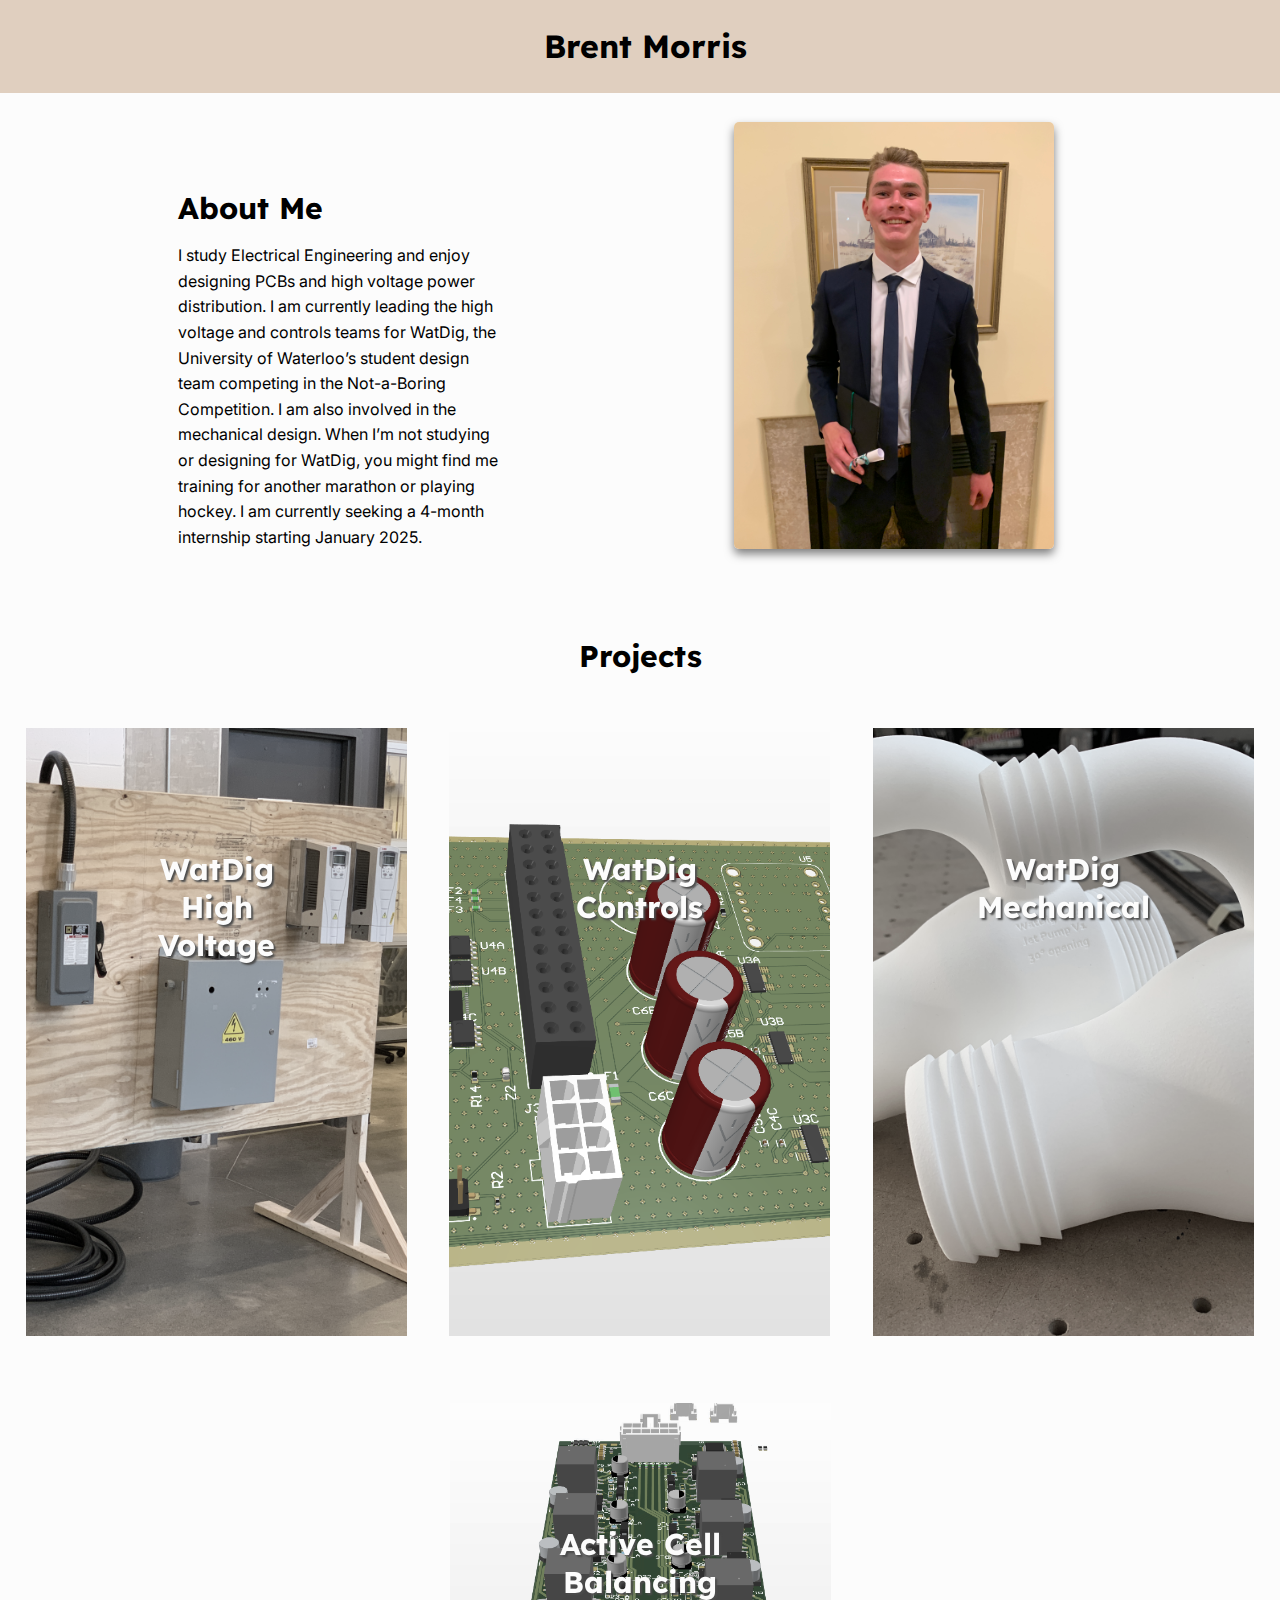
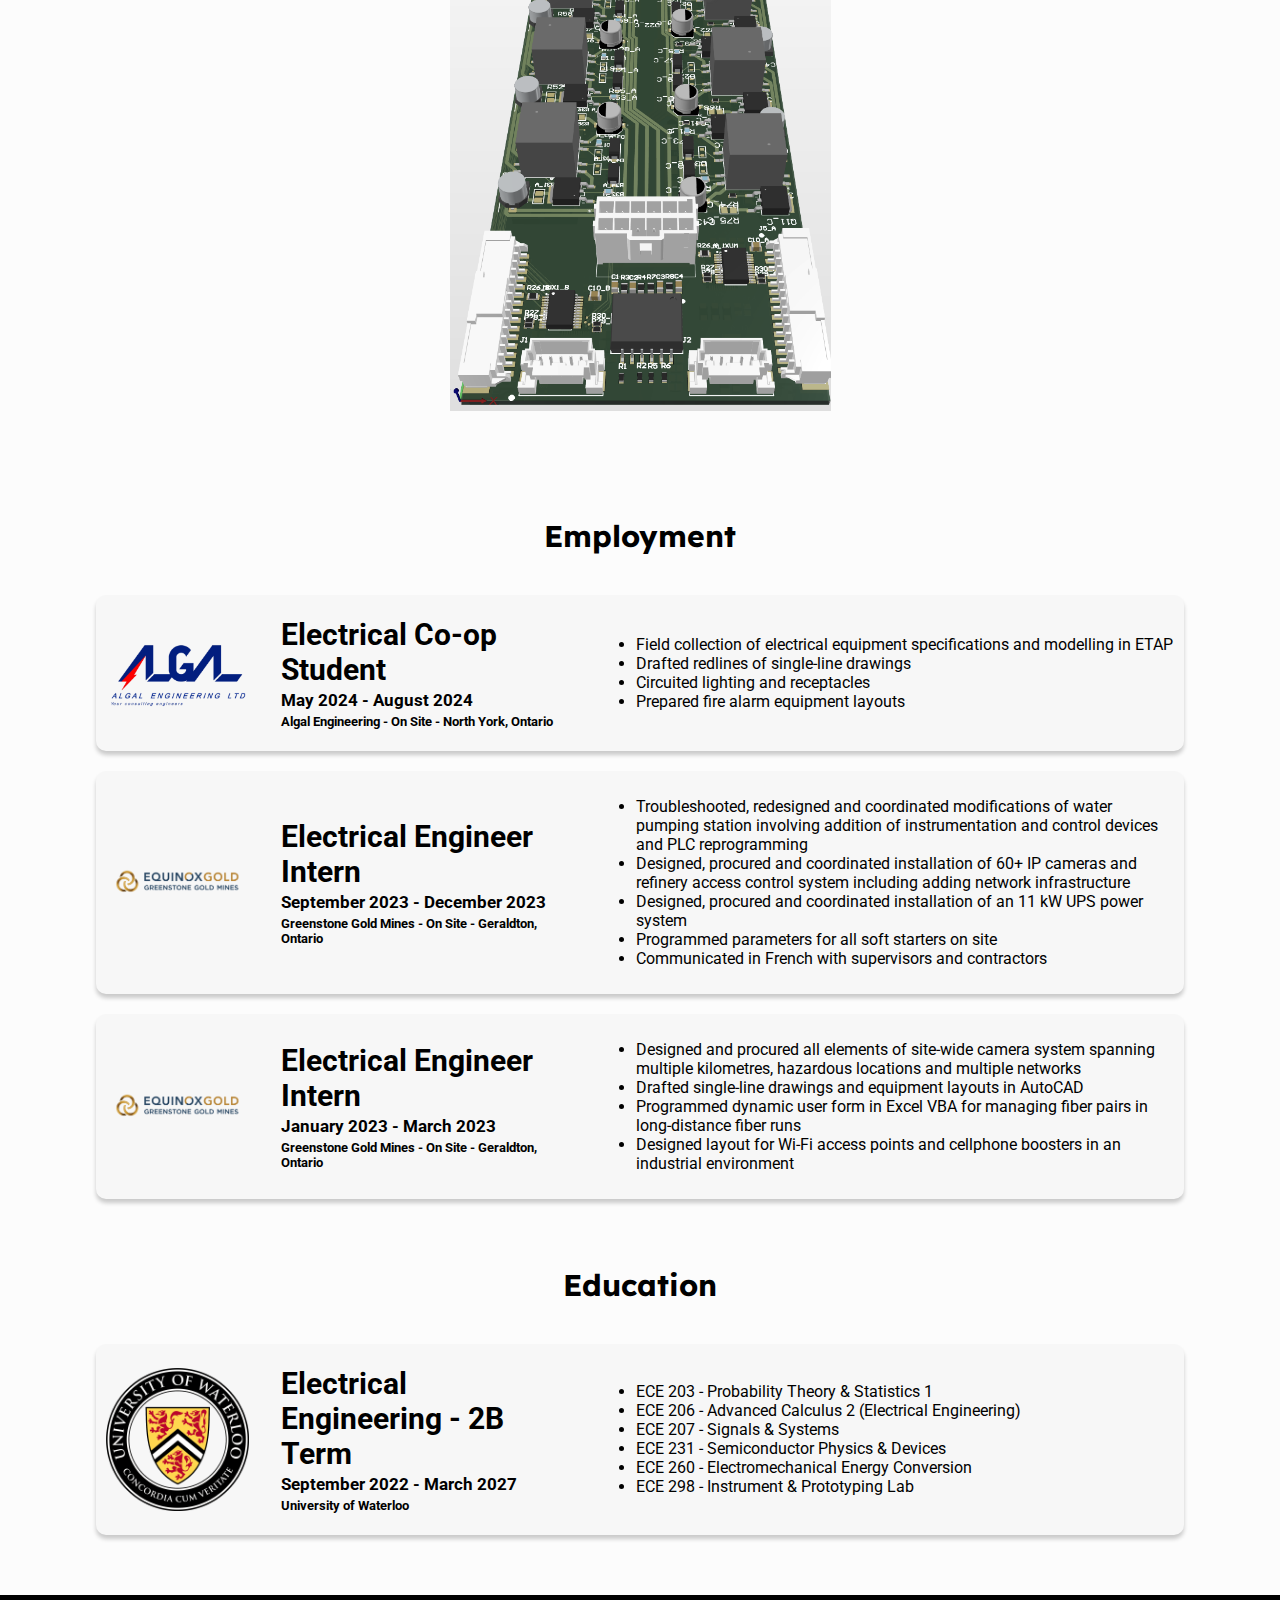
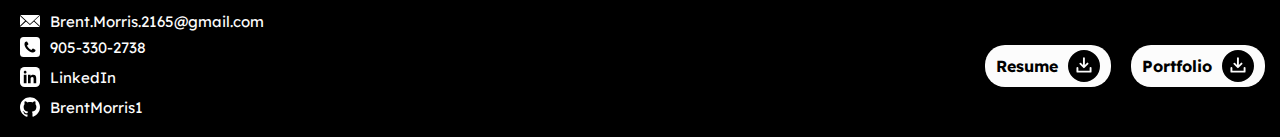
<file: index.html>
<!DOCTYPE html>
<html lang="en">
<head>
    <meta charset="UTF-8">
    <meta name="viewport" content="width=device-width, initial-scale=1.0">
    <title>Brent Morris Portfolio</title>
    <link rel="icon" href="images/tan-color.png" type="image/x-icon">
    <link rel="preconnect" href="https://fonts.googleapis.com"> <!--Google fonts import stuff-->
    <link rel="preconnect" href="https://fonts.gstatic.com" crossorigin> <!--Google fonts import stuff-->
    <link href="https://fonts.googleapis.com/css2?family=Inter:ital,opsz,wght@0,14..32,100..900;1,14..32,100..900&family=Lexend+Deca:wght@100..900&family=Roboto:ital,wght@0,100;0,300;0,400;0,500;0,700;0,900;1,100;1,300;1,400;1,500;1,700;1,900&display=swap" rel="stylesheet"> <!-- Google fonts import inter, Roboto and lexand deca-->
    <link rel="stylesheet" href="styles.css"> <!-- says what css (cascading style sheet to use) -->
</head>
<body>
    <div id="header"> </div> <!--Need to declare the location where this stickey-header script will insert the header-->
    <!-- for sticky header on scroll functionality-->
    <script src="sticky-header.js"></script> <!-- Link to the JavaScript file -->
    
    <main id="top">
        <section class="aboutme">

            <!-- Text box element-->
            <div class="aboutme-text">
                <h3> About Me</h3>
                <p> I study Electrical Engineering and enjoy
                   designing PCBs and high voltage power distribution. I am currently leading the high voltage and controls teams for WatDig, 
                   the University of Waterloo’s student design team competing in the Not-a-Boring Competition. I am also involved in the mechanical design.
                    When I’m not studying or designing for WatDig, you might find me training for another marathon or playing hockey.
                    I am currently seeking a 4-month internship starting January 2025.
                </p>
            </div>

            <!-- Portrait photo element-->
            <div class="aboutme-img">
                <img src="images/Brent Headshot 2022.JPG" alt="Portrait" class="photo">
            </div>
        </section>

        <!--Provides padding arround projects slider-->
        <section class="Projects-pannel">
            <h1> Projects</h1>
        <!-- infinite slider-->
        <div class="container"> 

              <div class="slide slide1"><a href="WatDig High Voltage.html">
                <div class="proj-img">
                    <h1>WatDig High Voltage</h1>
                    <img src="images/480VAC Distribution.JPG" alt="Portrait" class="proj-photo">
                </div>
              </a>
              </div>

              <div class="slide slide2"><a href="WatDig Controls.html">
                <div class="proj-img">
                    <h1>WatDig Controls</h1>
                    <img src="images/Below Ground Sensor Board.png" alt="Portrait" class="proj-photo">
                </div>
              </a>
              </div>
              
              <div class="slide slide3"><a href="WatDig Mechanical.html">
                <div class="proj-img">
                    <h1>WatDig Mechanical</h1>
                    <img src="images/Jet Pump Side.JPG" alt="Portrait" class="proj-photo">
                </div>
              </a>
              </div>

                  <!--first project slide-->
                  <div class="slide slide4"><a href="Active-AMS.html">
                    <div class="proj-img">
                        <h1>Active Cell Balancing</h1>
                        <img src="images/Active AMS 3D.png" alt="Portrait" class="proj-photo">
                    </div>
                  </a>
                  </div>

            </div>
          </section>

          <div class="employment-centering">

          <Section class="employment-or-school">
            <h1>Employment</h1>

            <div class="grid-container">
              
              <!-- Algal Engineering-->
               <div class="row-container">
              <div class="grid-logo">
                <img src="images/Algal logo transparent.png" alt="Portrait" class="work-logo">
              </div>
              <div class="grid-job-title">
                <h2>Electrical Co-op Student</h2>
                <h3> May 2024 - August 2024 </h3> 
                <h4>Algal Engineering - On Site - North York, Ontario</h4>
              </div>

              <div class="grid-job-discription">
                <ul>
                  <li>Field collection of electrical equipment specifications and modelling in ETAP</li>
                  <li>Drafted redlines of single-line drawings</li>
                  <li>Circuited lighting and receptacles</li>
                  <li>Prepared fire alarm equipment layouts</li>
                </ul>
              </div>
            </div>

              <!-- Greentone Mine Fall Term -->
              <div class="row-container">
              <div class="grid-logo">
                <img src="images/Greenstone.png" alt="Portrait" class="work-logo">
              </div>
              <div class="grid-job-title">
                <h2> Electrical Engineer Intern</h2>
                <h3>September 2023 - December 2023</h3>
                <h4>Greenstone Gold Mines - On Site - Geraldton, Ontario</h4>
              </div>
              <div class="grid-job-discription">
                <ul>
                  <li>Troubleshooted, redesigned and coordinated modifications of water pumping station involving
                    addition of instrumentation and control devices and PLC reprogramming</li>
                  <li>Designed, procured and coordinated installation of 60+ IP cameras and refinery access control
                    system including adding network infrastructure</li>
                  <li>Designed, procured and coordinated installation of an 11 kW UPS power system</li>
                  <li>Programmed parameters for all soft starters on site</li>
                  <li>Communicated in French with supervisors and contractors</li>
                </ul>
              </div>
            </div>

              <!-- Greentone Mine Winter Term -->
              <div class="row-container"> 
              <div class="grid-logo"><img src="images/Greenstone.png" alt="Portrait" class="work-logo"></div>
              <div class="grid-job-title">
                <h2> Electrical Engineer Intern</h2>
                <h3>January 2023 - March 2023</h3>
                <h4>Greenstone Gold Mines - On Site - Geraldton, Ontario</h4>
              </div>
              <div class="grid-job-discription"><ul>
                <li>Designed and procured all elements of site-wide camera system spanning multiple kilometres, hazardous locations and multiple networks</li>

                <li>Drafted single-line drawings and equipment layouts in AutoCAD</li>

                <li>Programmed dynamic user form in Excel VBA for managing fiber pairs in long-distance fiber runs</li>

                <li>Designed layout for Wi-Fi access points and cellphone boosters in an industrial environment</li>
              </ul> </div>
          </div>
        </div>
          <!-- End of the employment grid-->

        <!-- Education section-->  
        </Section>
          <Section class="employment-or-school">
            <h1>Education</h1>

            <div class="grid-container">
              
              <!-- Waterloo Engineering-->
              <div class="row-container">
              <div class="grid-logo">
                <img src="images/Uwaterloo logo.png" alt="Portrait" class="work-logo">
              </div>
              <div class="grid-job-title">
                <h2>Electrical Engineering - 2B Term</h2>
                <h3> September 2022 - March 2027 </h3> 
                <h4>University of Waterloo</h4>
              </div>

              <div class="grid-job-discription">
                <ul>
                  <li>ECE 203 - Probability Theory & Statistics 1</li>
                  <li>ECE 206 - Advanced Calculus 2 (Electrical Engineering)</li>
                  <li>ECE 207 - Signals & Systems</li>
                  <li>ECE 231 - Semiconductor Physics & Devices</li>
                  <li>ECE 260 - Electromechanical Energy Conversion</li>
                  <li>ECE 298 - Instrument & Prototyping Lab</li>
                </ul>
              </div>
              </div>

          </div>
          <!-- End of the education grid-->

          <!-- some whitespace before the footer-->
          <div style="margin: 60px"></div>

          </Section>
        </div>

    </main>


</body>

<!--Include footer from footer.html-->
<div id="footer"></div>
<script>
    fetch('Footer.html')
        .then(response => response.text())
        .then(data => {
            document.getElementById('footer').innerHTML = data;
        });
</script>

</html>
</file>
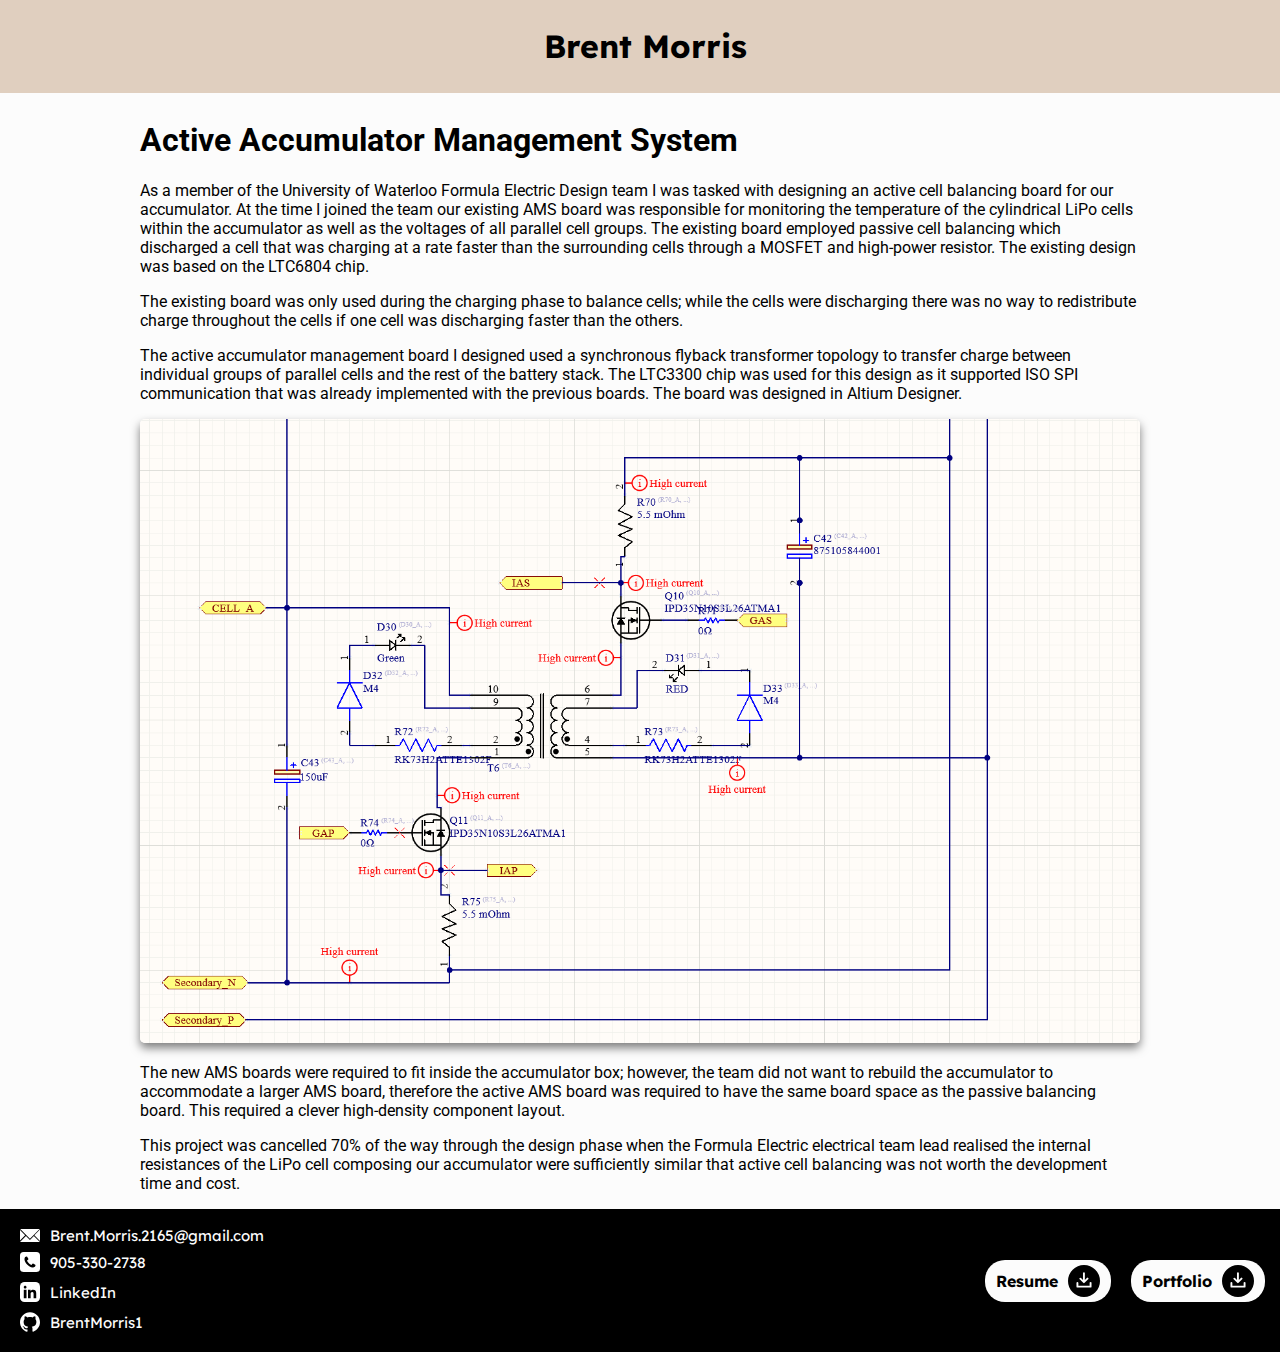
<file: Active-AMS.html>
<!DOCTYPE html>
<html lang="en">
<head>
    <meta charset="UTF-8">
    <meta name="viewport" content="width=device-width, initial-scale=1.0">
    <title>Active-AMS</title>
    <link rel="icon" href="images/tan-color.png" type="image/x-icon">
    <link rel="stylesheet" href="styles.css"> <!-- Link to your main CSS file -->
</head>
<body>
    
    <div id="header"> </div> <!--Need to declare the location where this stickey-header script will insert the header-->
    <!-- for sticky header on scroll functionality-->
    <script src="sticky-header.js"></script> <!-- Link to the JavaScript file -->

    <main>
      <div class="proj-content-centering">
        <section class="project-content">
          <h1>Active Accumulator Management System</h1>
          <p>As a member of the University of Waterloo Formula Electric Design team I was tasked with designing an active
             cell balancing board for our accumulator. At the time I joined the team our existing AMS board was
              responsible for monitoring the temperature of the cylindrical LiPo cells within the accumulator as well 
              as the voltages of all parallel cell groups. The existing board employed passive cell balancing which discharged a cell 
              that was charging at a rate faster than the surrounding cells through a MOSFET and high-power resistor. 
              The existing design was based on the LTC6804 chip.</p>

            <p>The existing board was only used during the charging phase to balance cells; while the cells were 
                discharging there was no way to redistribute charge throughout the cells if one cell was discharging 
                faster than the others.</p>

            <p>The active accumulator management board I designed used a synchronous flyback transformer topology to transfer
               charge between individual groups of parallel cells and the rest of the battery stack. The LTC3300 chip
                was used for this design as it supported ISO SPI communication that was already implemented with
                 the previous boards. The board was designed in Altium Designer.</p>

                 <img src="images/Active-AMS-Schmatic.png" alt="Portrait" class="photo">

            <p>The new AMS boards were required to fit inside the accumulator box; however, the team did not want to rebuild the
               accumulator to accommodate a larger AMS board, therefore the active AMS board was required to have
                the same board space as the passive balancing board. This required a clever high-density component layout.</p>

            <p>This project was cancelled 70% of the way through the design phase when the Formula Electric electrical
               team lead realised the internal resistances of the LiPo cell composing our accumulator were
                sufficiently similar that active cell balancing was not worth the development time and cost.</p>
          <!-- Add more detailed content for the project -->
      </section>
      </div>
        
    </main>
    <!-- for sticky header on scroll functionality-->
    <!-- Sticky header script breaks return home link on project pages-->

    <!--Include footer from footer.html-->
<div id="footer"></div>
<script>
    fetch('Footer.html')
        .then(response => response.text())
        .then(data => {
            document.getElementById('footer').innerHTML = data;
        });
</script>

</body>
</html>
</file>
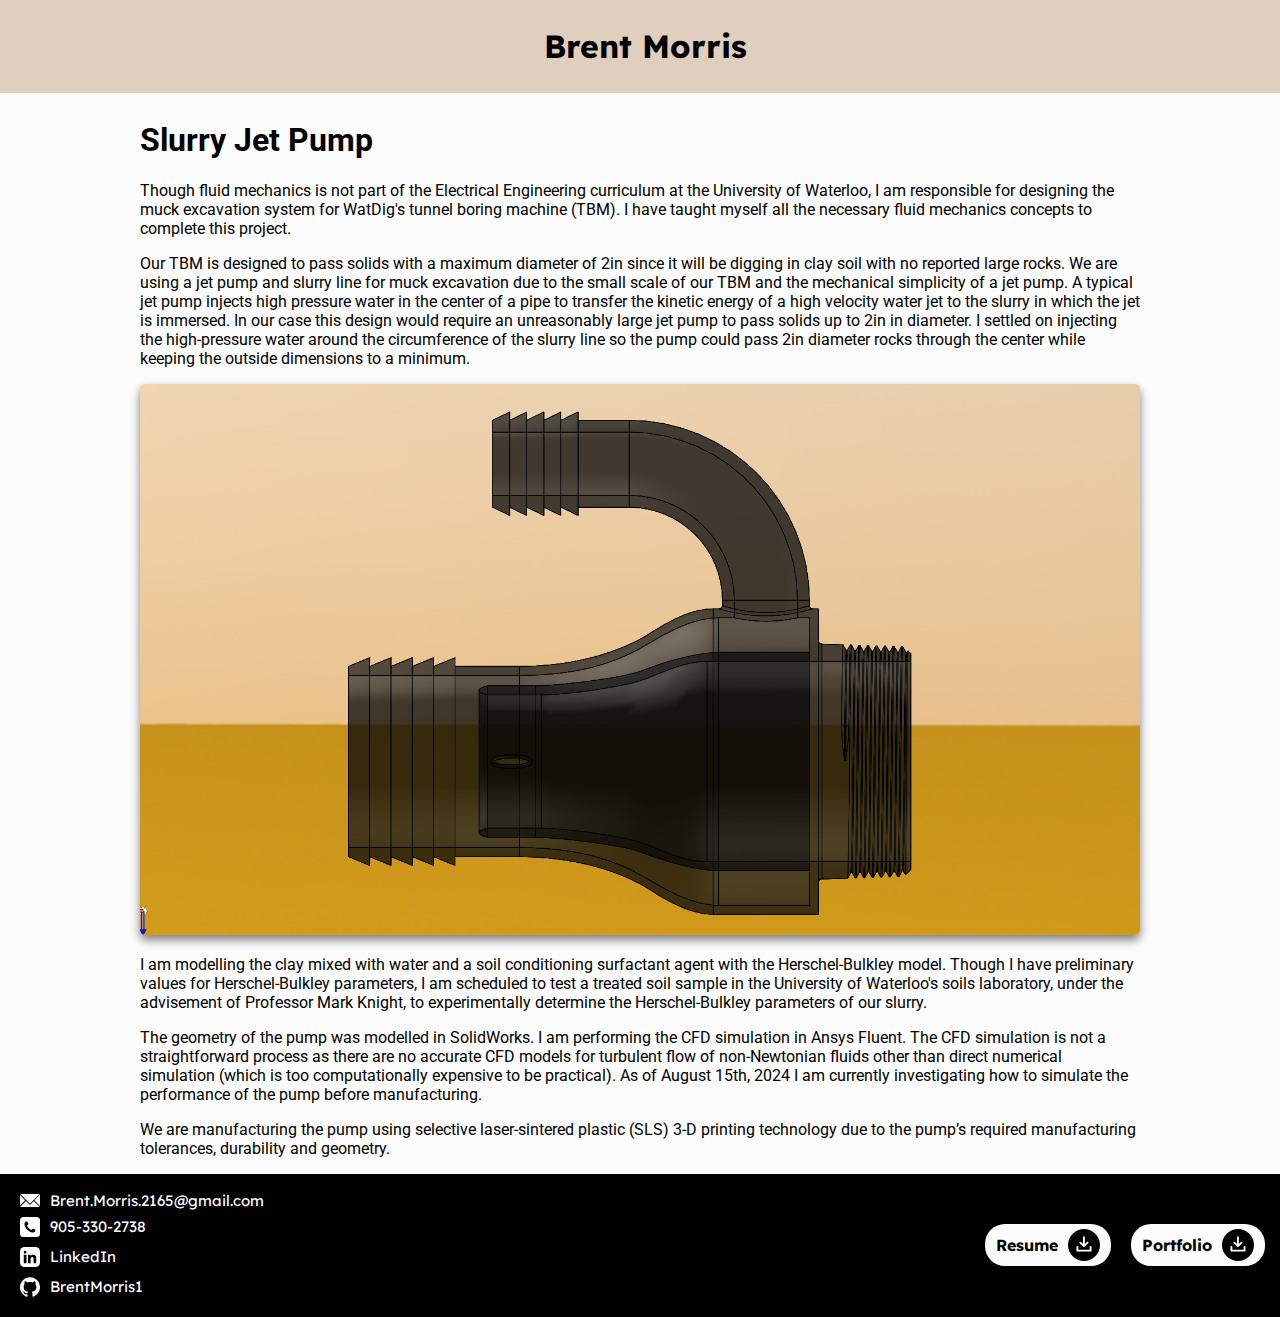
<file: Jet-Pump.html>
<!DOCTYPE html>
<html lang="en">
<head>
    <meta charset="UTF-8">
    <meta name="viewport" content="width=device-width, initial-scale=1.0">
    <title>Jet Pump</title>
    <link rel="icon" href="images/tan-color.png" type="image/x-icon">
    <link rel="stylesheet" href="styles.css"> <!-- Link to your main CSS file -->
</head>
<body>
  <div id="header"> </div> <!--Need to declare the location where this stickey-header script will insert the header-->
  <!-- for sticky header on scroll functionality-->
  <script src="sticky-header.js"></script> <!-- Link to the JavaScript file -->

    <main>
      <div class="proj-content-centering">
        <!-- Your content here -->
         <section class="project-content">
            <h1>Slurry Jet Pump</h1>
            <p> Though fluid mechanics is not part of the Electrical Engineering curriculum at the University of Waterloo,
             I am responsible for designing the muck excavation system for WatDig's tunnel boring machine (TBM). I have
            taught myself all the necessary fluid mechanics concepts to complete this project.</p>
            
            <p>Our TBM is designed to pass solids with a maximum diameter of 2in since it will be digging in clay soil 
              with no reported large rocks. We are using a jet pump and slurry line for muck excavation due to the small 
              scale of our TBM and the mechanical simplicity of a jet pump. A typical jet pump injects high pressure 
              water in the center of a pipe to transfer the kinetic energy of a high velocity water jet to the slurry 
              in which the jet is immersed. 
            In our case this design would require an unreasonably large jet pump to pass solids up to 2in in diameter. 
            I settled on injecting the high-pressure water around the circumference of the slurry line so the pump 
            could pass 2in diameter rocks through the center while keeping the outside dimensions to a minimum.</p>
            <img src="images/Jet pump cross section.png" alt="Portrait" class="photo">

            <p>I am modelling the clay mixed with water and a soil conditioning surfactant agent with the Herschel-Bulkley model.
              Though I have preliminary values for Herschel-Bulkley parameters, I am scheduled to test a treated soil sample
              in the University of Waterloo's soils laboratory, under the advisement of Professor Mark Knight, to experimentally 
              determine the Herschel-Bulkley parameters of our slurry.</p>

              <p>The geometry of the pump was modelled in SolidWorks. I am performing the CFD simulation in Ansys Fluent.
                 The CFD simulation is not a straightforward process as there are no accurate CFD models for turbulent flow
                  of non-Newtonian fluids other than direct numerical simulation (which is too computationally expensive to be practical). 
                  As of August 15th, 2024 I am currently investigating how to simulate the performance of the pump before 
                  manufacturing.</p>

            <p>We are manufacturing the pump using selective laser-sintered plastic (SLS) 3-D printing technology due to the pump’s
               required manufacturing tolerances, durability and geometry.</p>
            <!-- Add more detailed content for the project -->
        </section>
      </div>
        
    </main>
    <!-- for sticky header on scroll functionality-->
    <!-- Sticky header script breaks return home link on project pages-->

    <!--Include footer from footer.html-->
<div id="footer"></div>
<script>
    fetch('Footer.html')
        .then(response => response.text())
        .then(data => {
            document.getElementById('footer').innerHTML = data;
        });
</script>
</body>
</html>
</file>
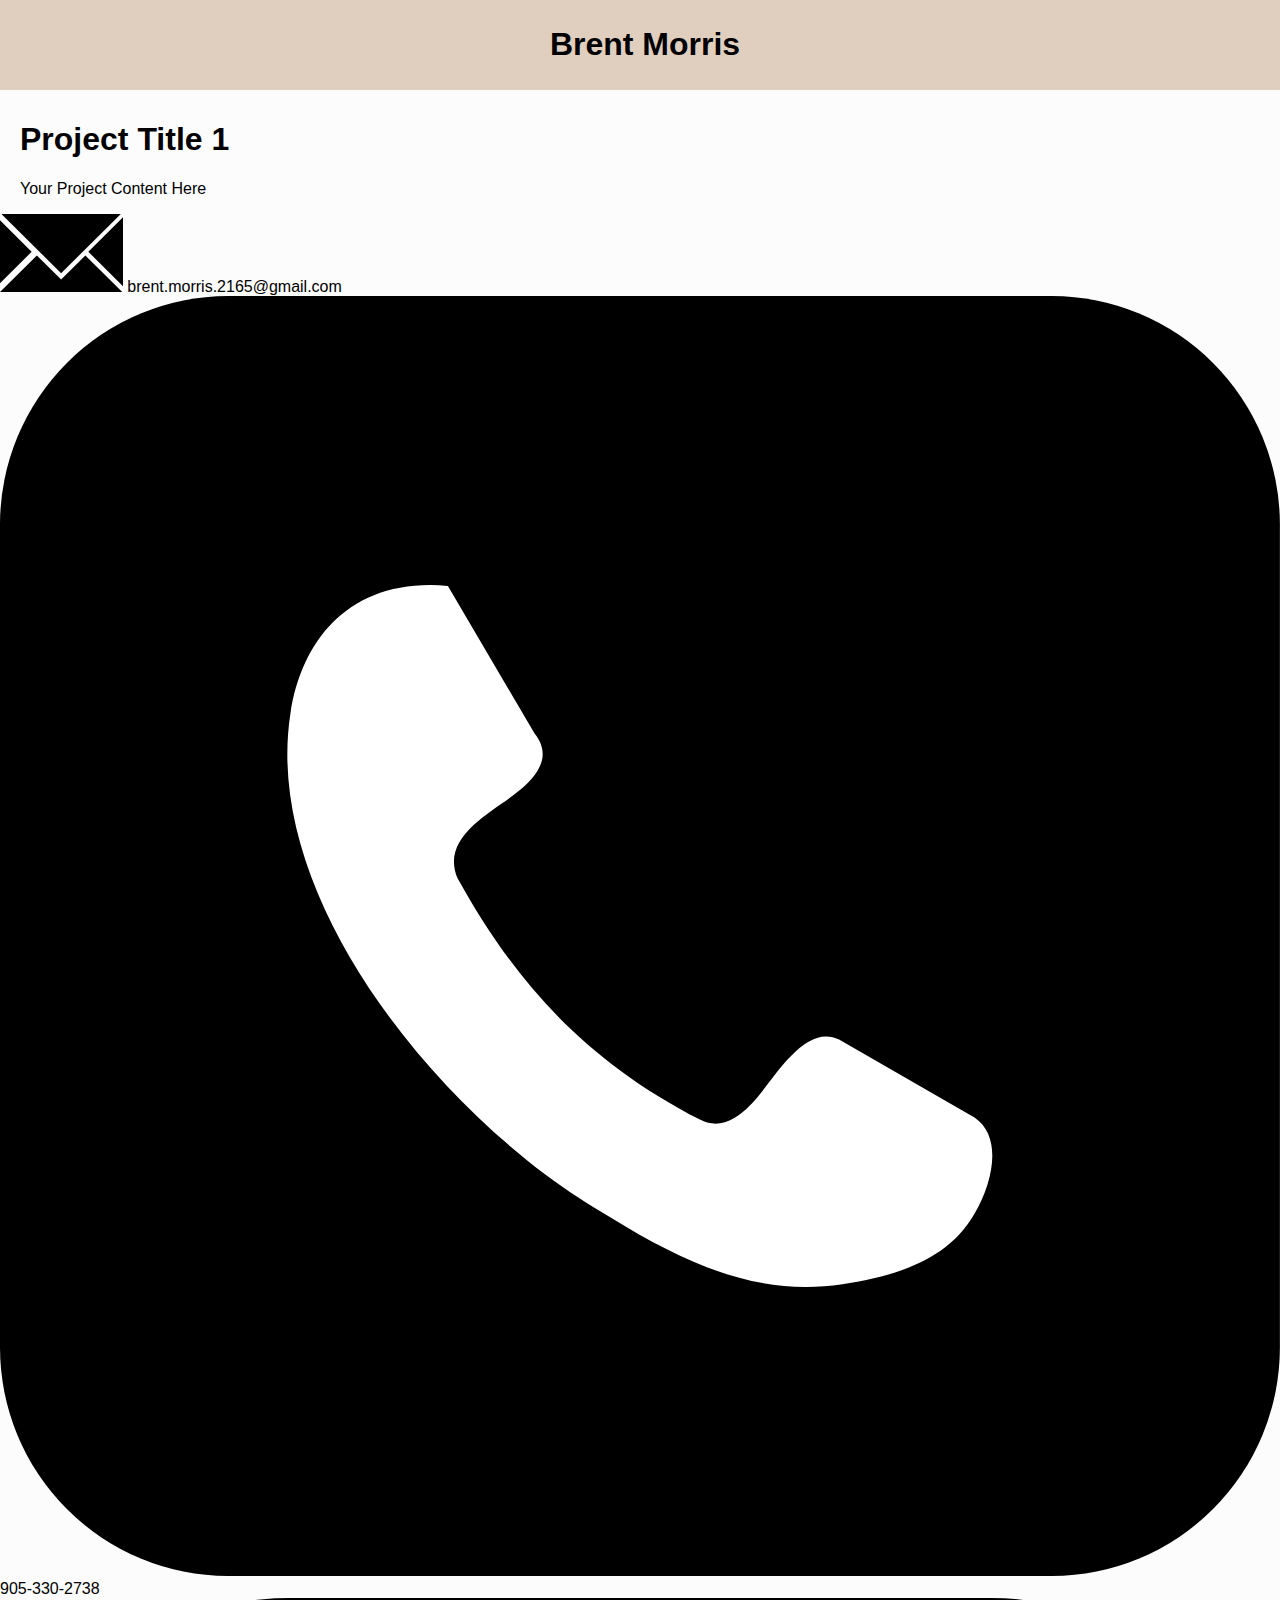
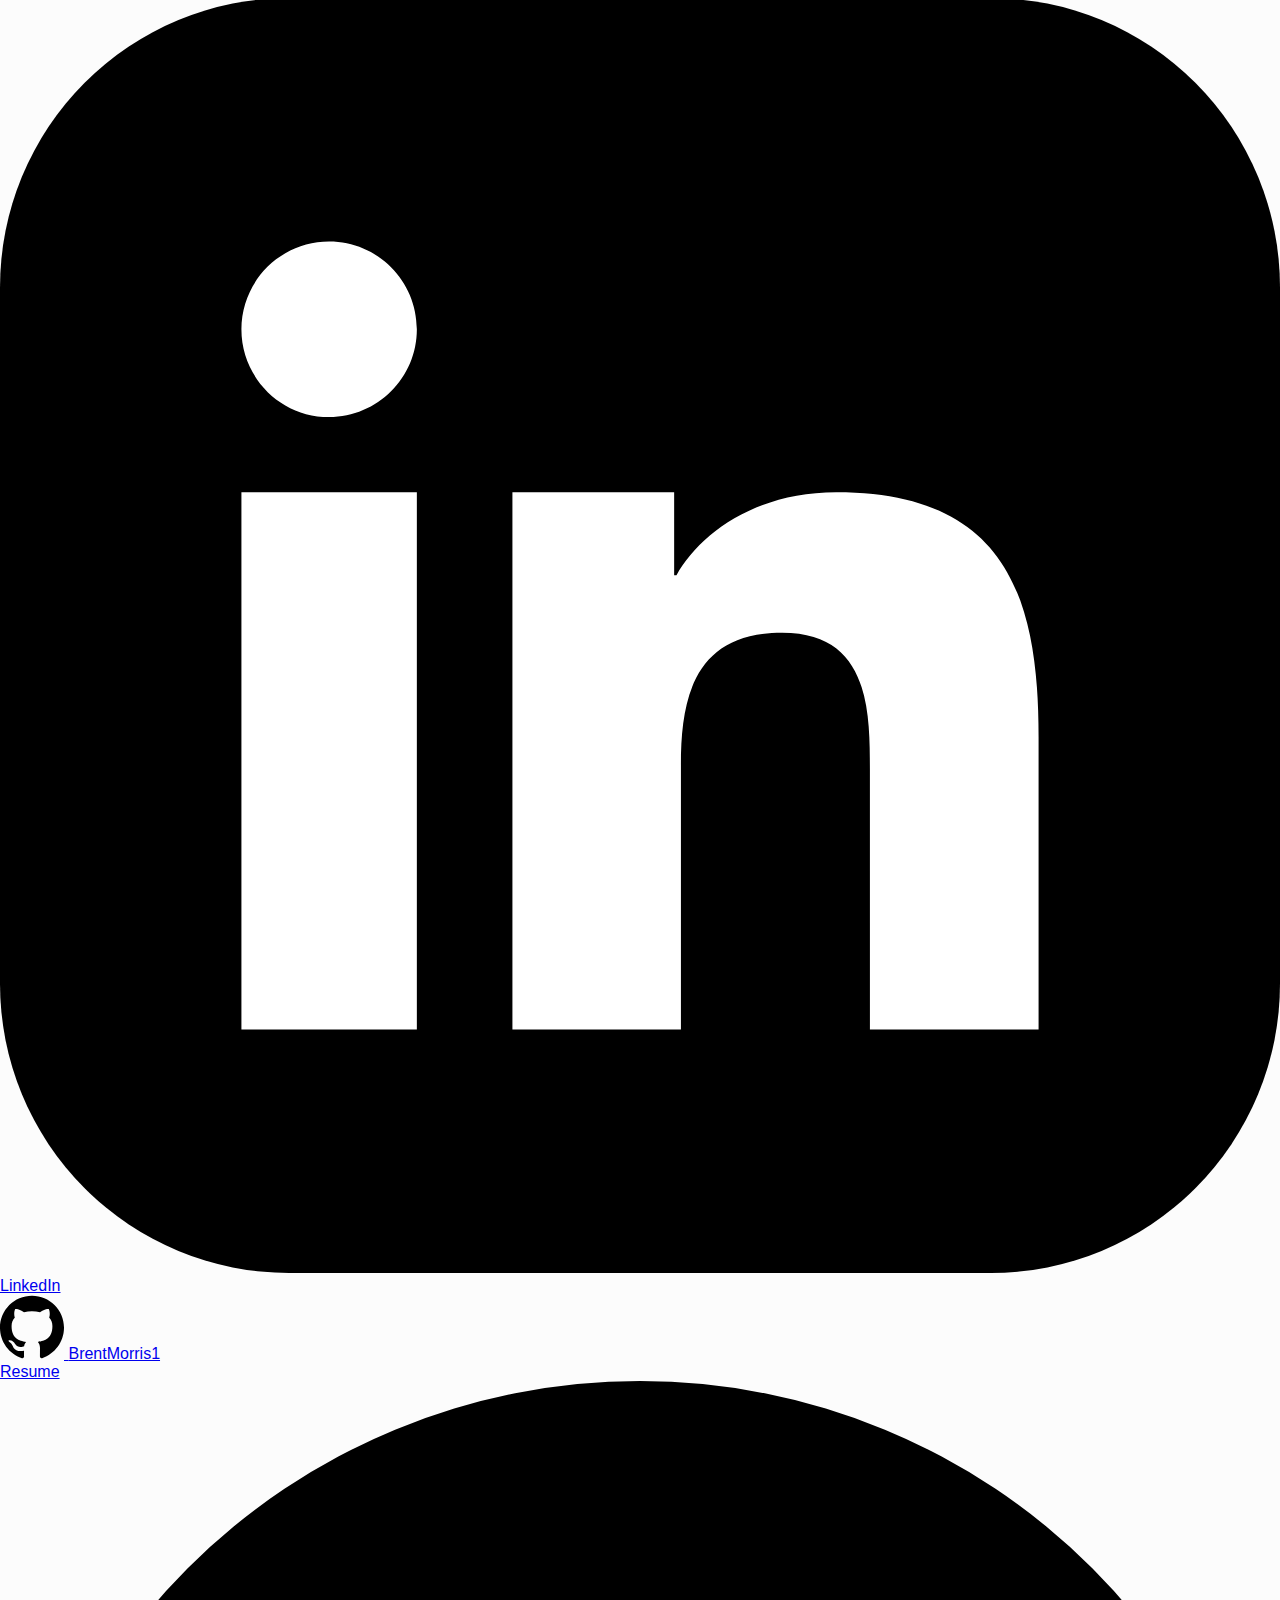
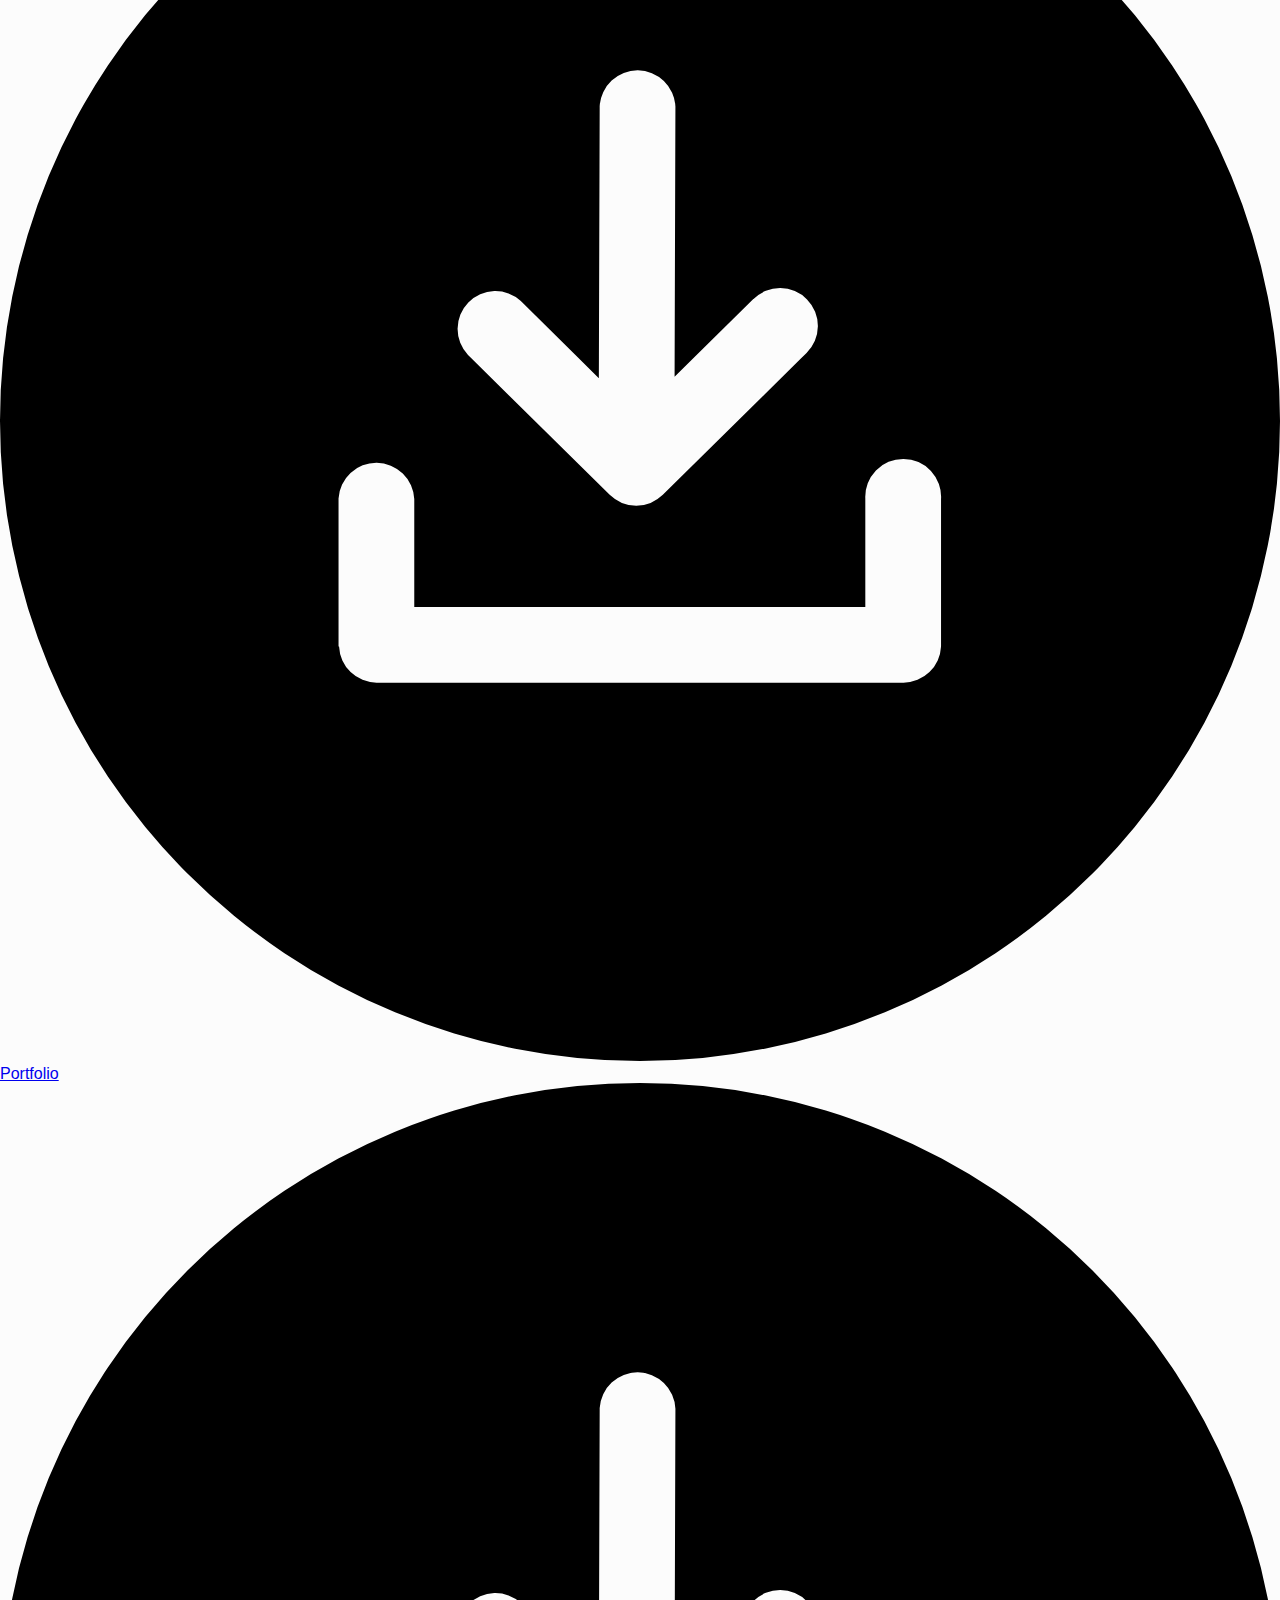
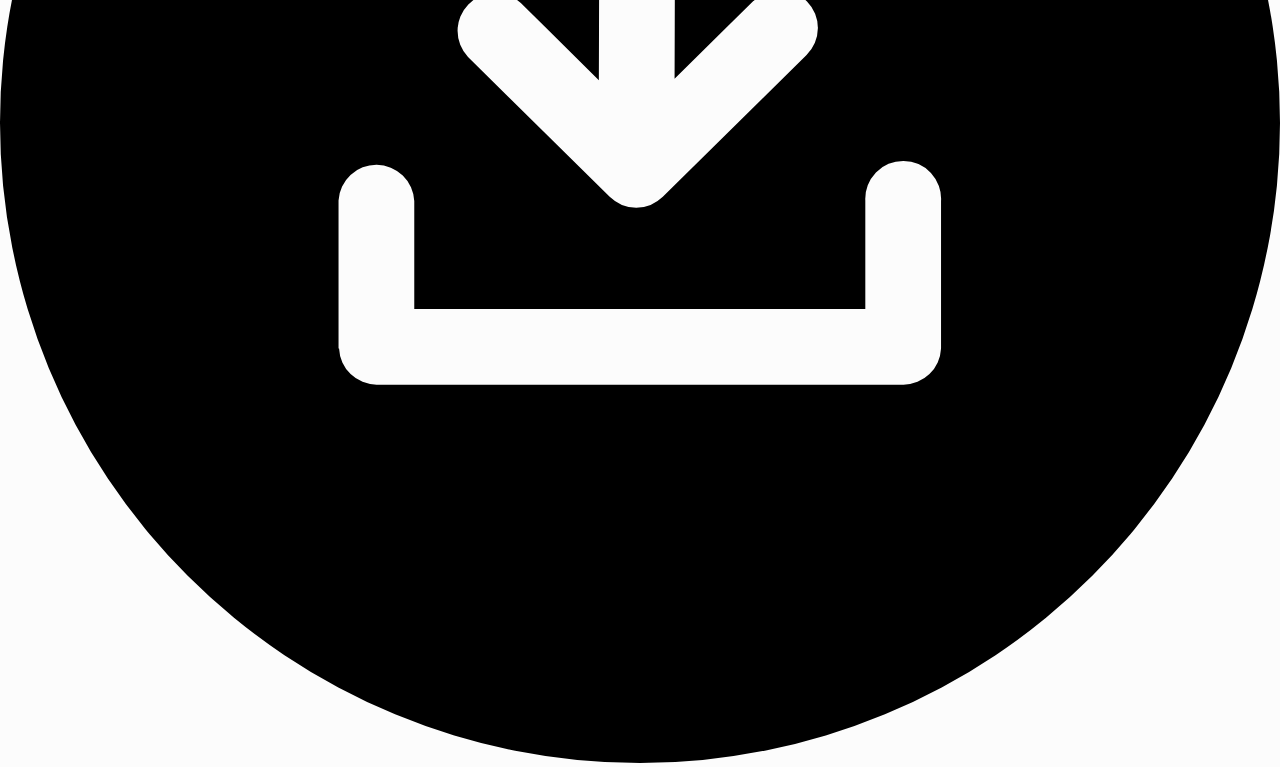
<file: project1.html>
<!DOCTYPE html>
<html lang="en">
<head>
    <meta charset="UTF-8">
    <meta name="viewport" content="width=device-width, initial-scale=1.0">
    <title>Project Title 1</title>
    <link rel="stylesheet" href="styles.css"> <!-- Link to your main CSS file -->
</head>
<body>
    <header>
        <div class="header">
            <h1><a href="index.html">Brent Morris</a></h1>
        </div>
    </header>

    <main>
        <section class="project-content">
            <h1>Project Title 1</h1>
            <p>Your Project Content Here</p>
            <!-- Add more detailed content for the project -->
        </section>
    </main>
    <!-- for sticky header on scroll functionality-->
    <script src="sticky-header.js"></script> <!-- Link to the JavaScript file -->

    <footer>
        <!-- Your footer content (same as the main page) -->
        <div class="footer-content">
            <div class="contact-info-box">
      
              <!-- Email -->
              <div class="contact-info">
                <a>
                  <img src="mail-icon.svg" alt="Download Portfolio Icon" class = "link-icons"> 
                <text>brent.morris.2165@gmail.com</text>
                </a>
                
              </div>
      
              <!-- Phone number-->
              <div class="contact-info"> <a>
                <img src="call-icon.svg" alt="Download Portfolio Icon" class = "link-icons"> 
                <text>905-330-2738</text>
              </a>
              </div>
      
              <!-- LinkedIn Link-->
              <div class="contact-info">
                <a href="https://www.linkedin.com/in/brent-morris-52a553252/" target="_blank">
                  <img src="linkedin-square-icon.svg" alt="Download Portfolio Icon" class = "link-icons">
                  <text> LinkedIn</text>
                </a>
                 
              </div>
      
              <!-- GitHub link-->
              <div class="contact-info">
                <a href="https://github.com/BrentMorris1" target="_blank">
                <img src="github-icon.svg" alt="Download Portfolio Icon" class = "link-icons"> 
                <text>BrentMorris1
                </a>
                </text>
              </div>
            </div>
      
            <div class="download-buttons"> <!-- This is a flexbox element that encloses both download buttons-->
                <a href="resume.pdf" class="download-btn" download>
                  <text>Resume</text>
                  <img src="download-file-round-icon.svg" alt="Download Portfolio Icon" class = "icon"> 
                </a>
                <a href="portfolio.pdf" class="download-btn" download>
                  <text>Portfolio</text>
                  <img src="download-file-round-icon.svg" alt="Download Portfolio Icon" class = "icon"> 
                </a>
            </div>
        </div>
    </footer>
</body>
</html>
</file>
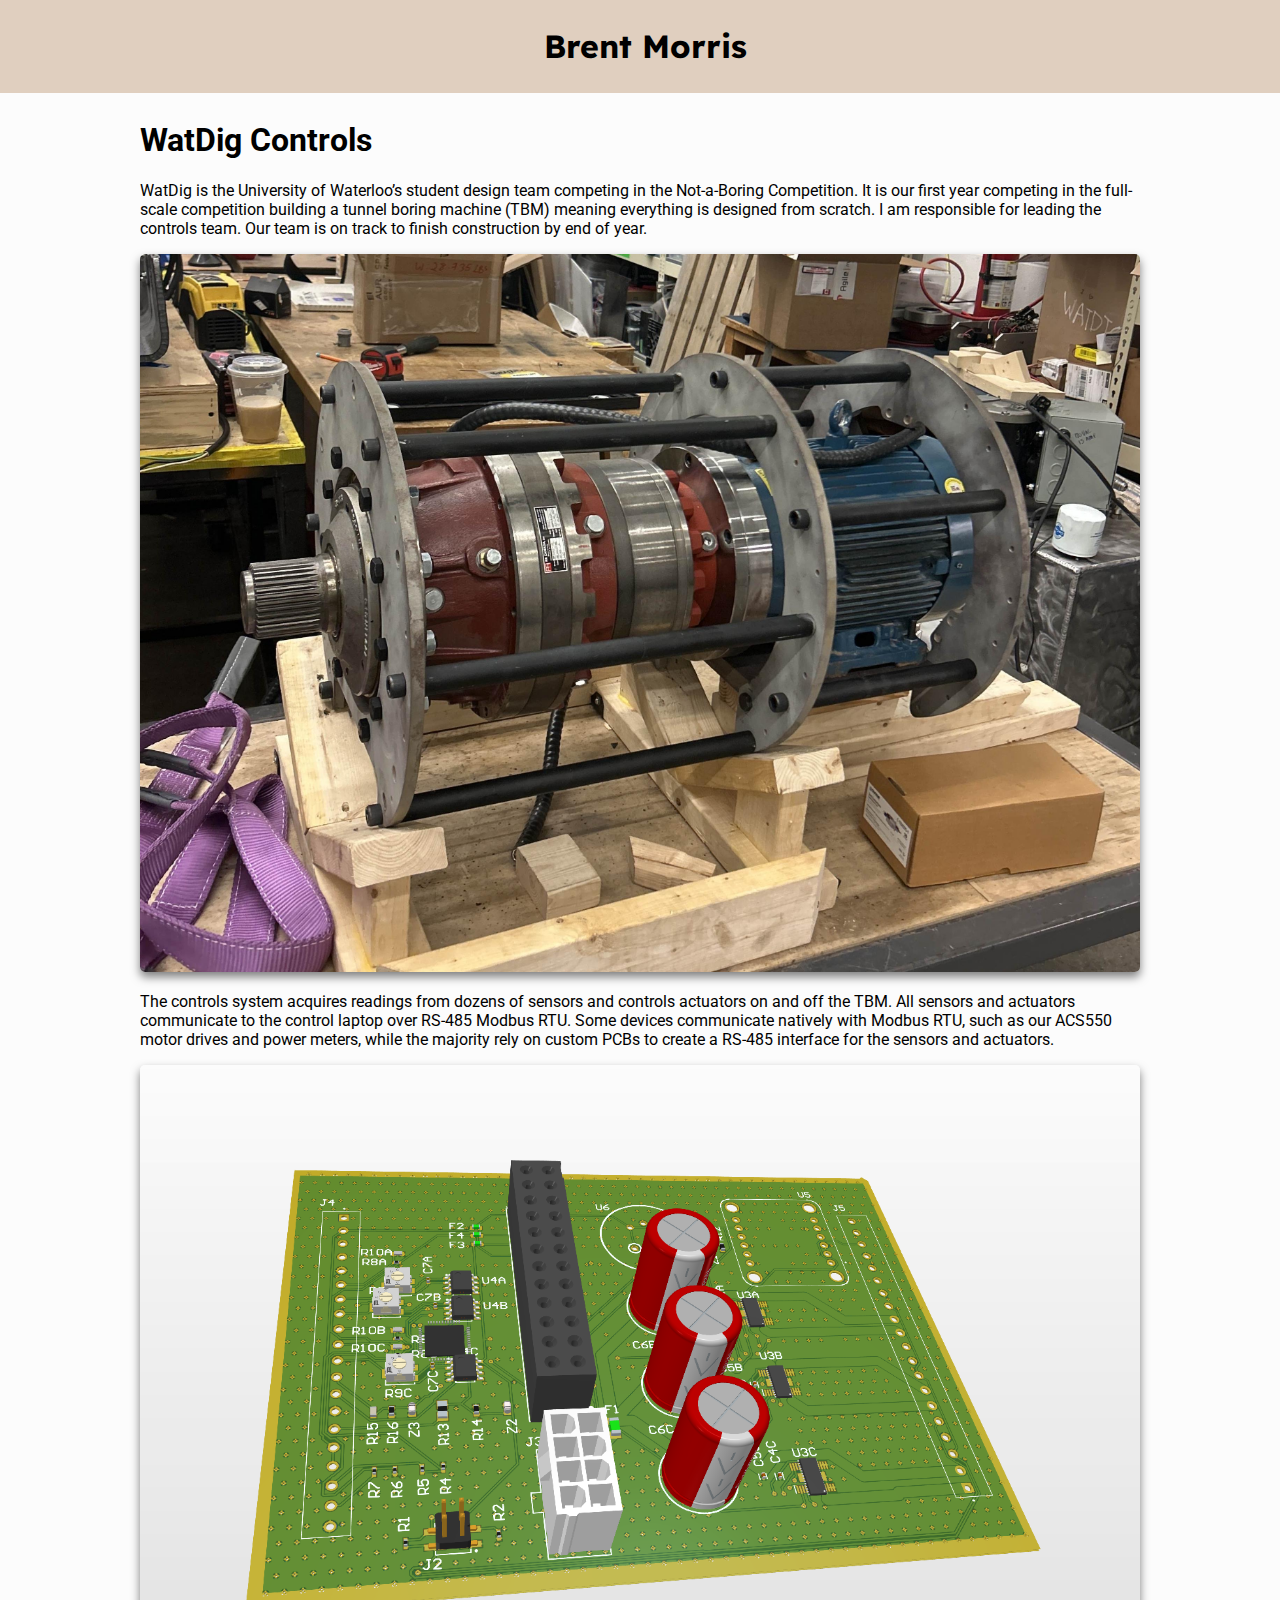
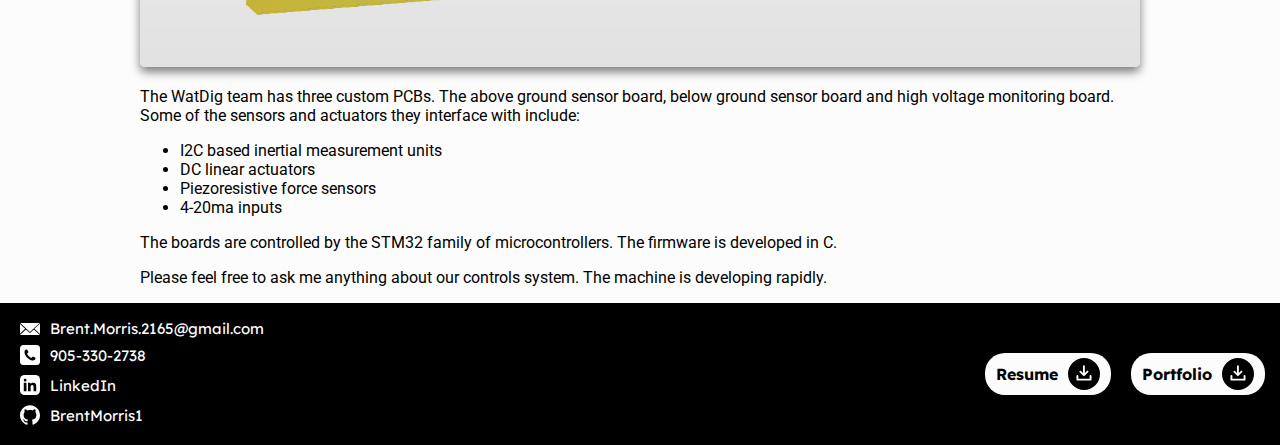
<file: WatDig Controls.html>
<!DOCTYPE html>
<html lang="en">
<head>
    <meta charset="UTF-8">
    <meta name="viewport" content="width=device-width, initial-scale=1.0">
    <title>WatDig</title>
    <link rel="icon" href="images/tan-color.png" type="image/x-icon">
    <link rel="stylesheet" href="styles.css"> <!-- Link to your main CSS file -->
</head>



<body>
    
  <div id="header"> </div> <!--Need to declare the location where this stickey-header script will insert the header-->
  <!-- for sticky header on scroll functionality-->
  <script src="sticky-header.js"></script> <!-- Link to the JavaScript file -->

    <main>
      <div class="proj-content-centering">
        <section class="project-content">
          <h1>WatDig Controls</h1>
          <p>WatDig is the University of Waterloo’s student design team competing in the Not-a-Boring Competition. 
            It is our first year competing in the full-scale competition building a tunnel boring machine (TBM) meaning everything is designed from scratch. 
            I am responsible for leading the controls team. Our team is on track to finish construction by end of year.
          </p>

          <img src="images/Discord Gearbox and motor assembly.jpg" alt="Motor and Gearbox assembly" class="photo">

          <p>
            The controls system acquires readings from dozens of sensors and controls actuators on and off the TBM.
            All sensors and actuators communicate to the control laptop over RS-485 Modbus RTU. Some devices communicate natively with Modbus RTU,
            such as our ACS550 motor drives and power meters, while the majority rely on custom PCBs to create a RS-485 interface for the sensors
            and actuators.
          </p>
          <img src="images/Below Ground Sensor Board.png" alt="PCB" class="photo">

          <p>
            The WatDig team has three custom PCBs. The above ground sensor board, below ground sensor board and high voltage monitoring board.
            Some of the sensors and actuators they interface with include:
          </p>

          <ul>
            <li>I2C based inertial measurement units </li>
            <li>DC linear actuators</li>
            <li>Piezoresistive force sensors</li>
            <li>4-20ma inputs</li>
            
          </ul>

          <p>
            The boards are controlled by the STM32 family of microcontrollers. The firmware is developed in C.
          </p>

          <p>Please feel free to ask me anything about our controls system. The machine is developing rapidly.</p>
          <!-- Add more detailed content for the project -->
      </section>
      </div>
        
    </main>
    <!-- for sticky header on scroll functionality-->
     <!-- Sticky header script breaks return home link on project pages-->

    <!--Include footer from footer.html-->
<div id="footer"></div>
<script>
    fetch('Footer.html')
        .then(response => response.text())
        .then(data => {
            document.getElementById('footer').innerHTML = data;
        });
</script>

</body>


</html>
</file>
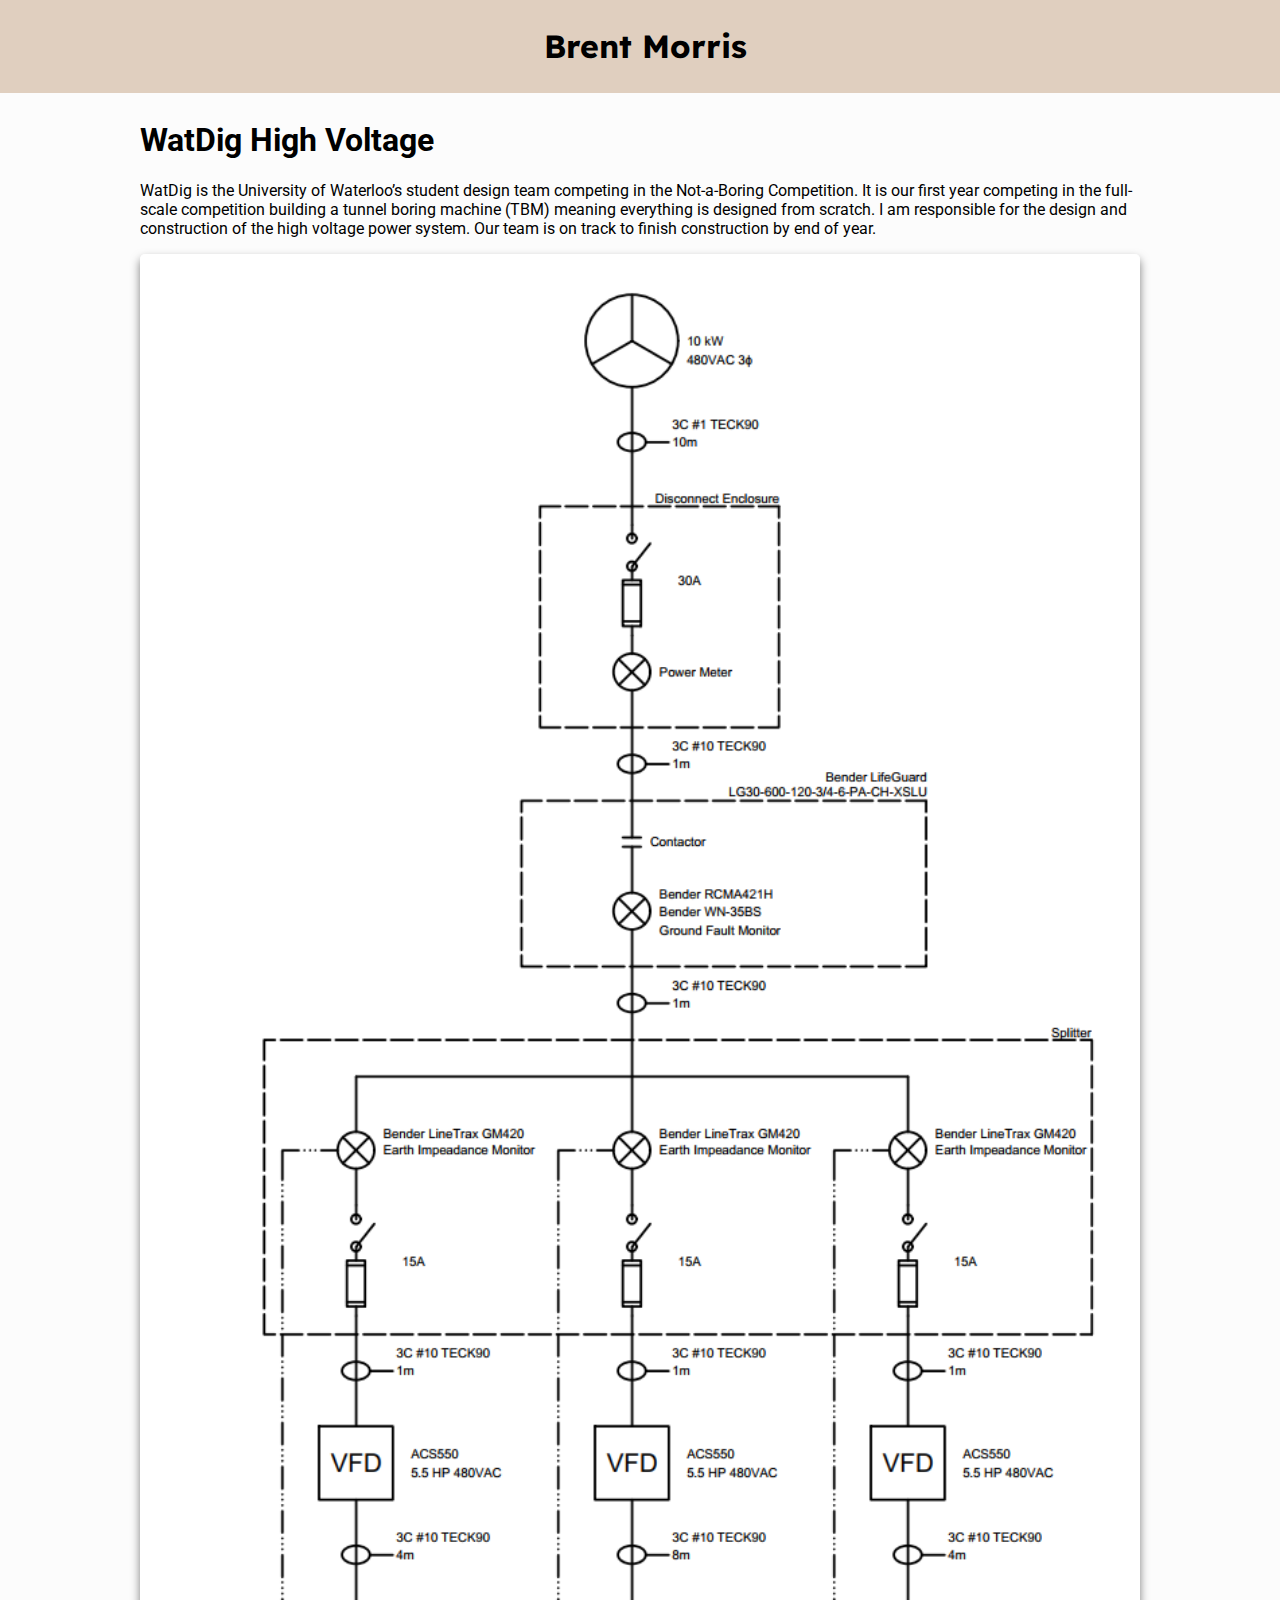
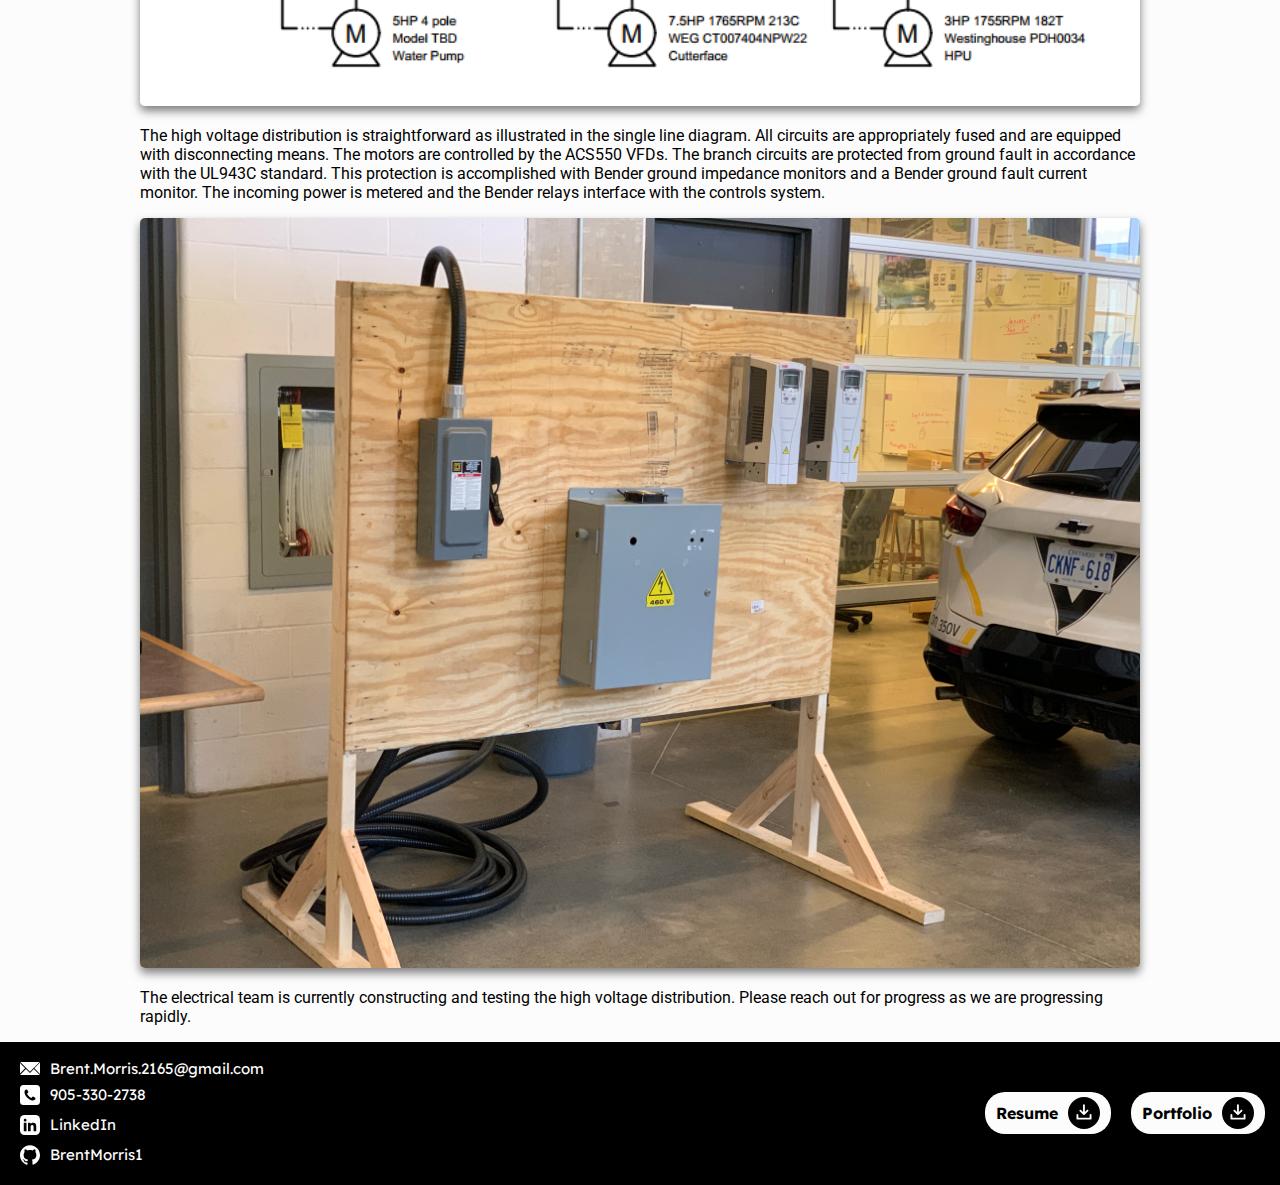
<file: WatDig High Voltage.html>
<!DOCTYPE html>
<html lang="en">
<head>
    <meta charset="UTF-8">
    <meta name="viewport" content="width=device-width, initial-scale=1.0">
    <title>WatDig</title>
    <link rel="icon" href="images/tan-color.png" type="image/x-icon">
    <link rel="stylesheet" href="styles.css"> <!-- Link to your main CSS file -->
</head>



<body>
    
  <div id="header"> </div> <!--Need to declare the location where this stickey-header script will insert the header-->
  <!-- for sticky header on scroll functionality-->
  <script src="sticky-header.js"></script> <!-- Link to the JavaScript file -->

    <main>
      <div class="proj-content-centering">
        <section class="project-content">
          <h1>WatDig High Voltage</h1>
          <p>WatDig is the University of Waterloo’s student design team competing in the Not-a-Boring Competition. 
            It is our first year competing in the full-scale competition building a tunnel boring machine (TBM) meaning everything is designed from scratch. 
            I am responsible for the design and construction of the high voltage power system. Our team is on track to finish construction by end of year.
          </p>

          <img src="images/480VAC single line.png" alt="Motor and Gearbox assembly" class="photo">

          <p>The high voltage distribution is straightforward as illustrated in the single line diagram. All circuits are appropriately fused and are equipped with disconnecting means.
            The motors are controlled by the ACS550 VFDs. The branch circuits are protected from ground fault in accordance with the UL943C standard.
            This protection is accomplished with Bender ground impedance monitors and a Bender ground fault current monitor.
            The incoming power is metered and the Bender relays interface with the controls system.
          </p>

          <img src="images/480VAC Distribution.JPG" alt="Motor and Gearbox assembly" class="photo">

          <p>The electrical team is currently constructing and testing the high voltage distribution. Please reach out for progress as
            we are progressing rapidly.
          </p>
          <!-- Add more detailed content for the project -->
      </section>
      </div>
        
    </main>
    <!-- for sticky header on scroll functionality-->
     <!-- Sticky header script breaks return home link on project pages-->

    <!--Include footer from footer.html-->
<div id="footer"></div>
<script>
    fetch('Footer.html')
        .then(response => response.text())
        .then(data => {
            document.getElementById('footer').innerHTML = data;
        });
</script>

</body>


</html>
</file>
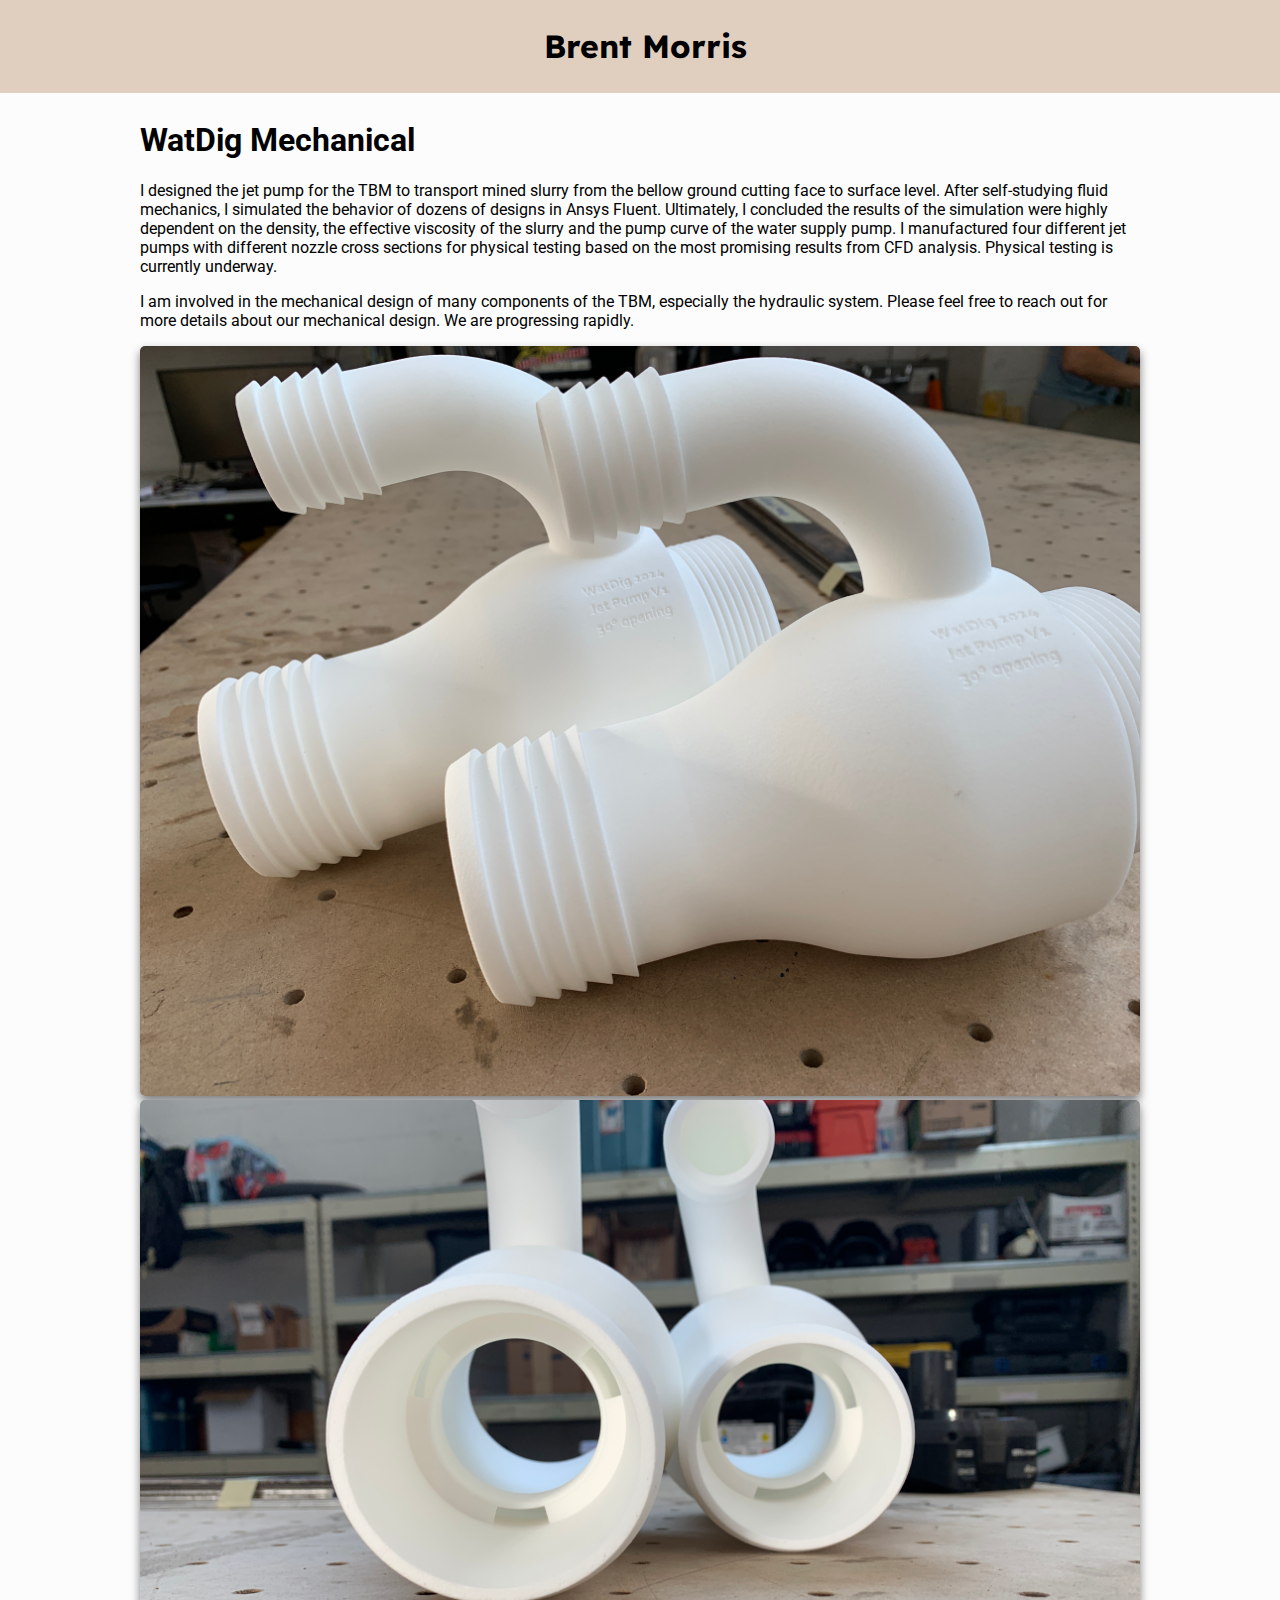
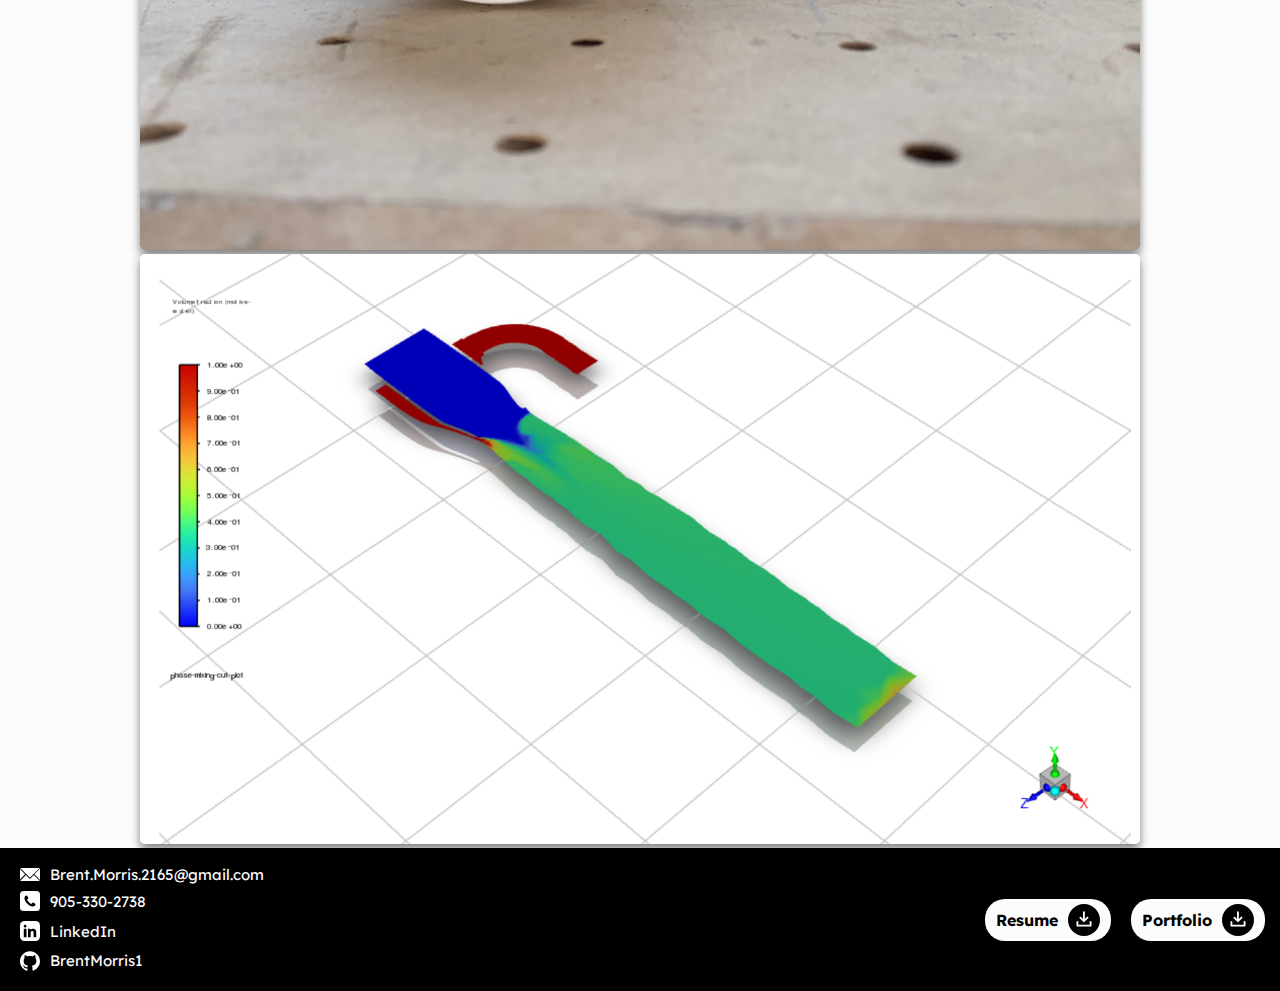
<file: WatDig Mechanical.html>
<!DOCTYPE html>
<html lang="en">
<head>
    <meta charset="UTF-8">
    <meta name="viewport" content="width=device-width, initial-scale=1.0">
    <title>Jet Pump</title>
    <link rel="icon" href="images/tan-color.png" type="image/x-icon">
    <link rel="stylesheet" href="styles.css"> <!-- Link to your main CSS file -->
</head>
<body>
  <div id="header"> </div> <!--Need to declare the location where this stickey-header script will insert the header-->
  <!-- for sticky header on scroll functionality-->
  <script src="sticky-header.js"></script> <!-- Link to the JavaScript file -->

    <main>
      <div class="proj-content-centering">
        <!-- Your content here -->
         <section class="project-content">
            <h1>WatDig Mechanical</h1>

            <p>I designed the jet pump for the TBM to transport mined slurry from the bellow ground cutting face to surface level.
               After self-studying fluid mechanics, I simulated the behavior of dozens of designs in Ansys Fluent. Ultimately, 
               I concluded the results of the simulation were highly dependent on the density, the effective viscosity of the slurry 
               and the pump curve of the water supply pump. I manufactured four different jet pumps with different nozzle cross sections 
               for physical testing based on the most promising results from CFD analysis. Physical testing is currently underway. </p>

              <p>I am involved in the mechanical design of many components of the TBM, especially the hydraulic system. Please feel free to
                reach out for more details about our mechanical design. We are progressing rapidly.
              </p>
            
            <img src="images/Jet Pump Side.JPG" alt="Portrait" class="photo">
            <img src="images/Jet Pump Apature.JPG" alt="Portrait" class="photo">
            <img src="images/Jet Pump CFD.png" alt="Portrait" class="photo">

            <!-- Add more detailed content for the project -->
        </section>
      </div>
        
    </main>
    <!-- for sticky header on scroll functionality-->
    <!-- Sticky header script breaks return home link on project pages-->

    <!--Include footer from footer.html-->
<div id="footer"></div>
<script>
    fetch('Footer.html')
        .then(response => response.text())
        .then(data => {
            document.getElementById('footer').innerHTML = data;
        });
</script>
</body>
</html>
</file>
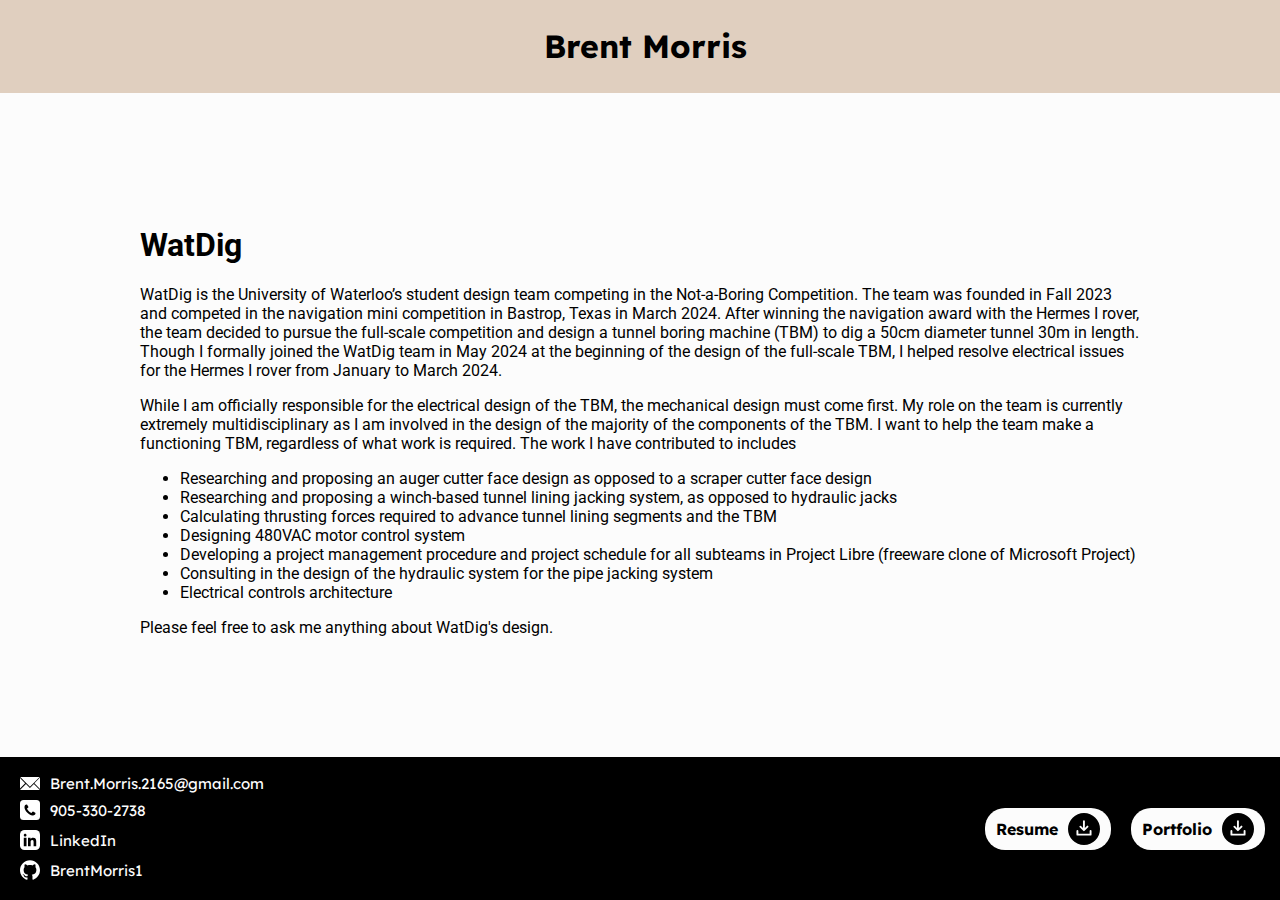
<file: WatDig.html>
<!DOCTYPE html>
<html lang="en">
<head>
    <meta charset="UTF-8">
    <meta name="viewport" content="width=device-width, initial-scale=1.0">
    <title>WatDig</title>
    <link rel="icon" href="images/tan-color.png" type="image/x-icon">
    <link rel="stylesheet" href="styles.css"> <!-- Link to your main CSS file -->
</head>



<body>
    
  <div id="header"> </div> <!--Need to declare the location where this stickey-header script will insert the header-->
  <!-- for sticky header on scroll functionality-->
  <script src="sticky-header.js"></script> <!-- Link to the JavaScript file -->

    <main>
      <div class="proj-content-centering">
        <section class="project-content">
          <h1>WatDig</h1>
          <p>WatDig is the University of Waterloo’s student design team competing in the Not-a-Boring Competition.
             The team was founded in Fall 2023 and competed in the navigation mini competition in Bastrop, Texas in
              March 2024. After winning the navigation award with the Hermes I rover, the team decided to pursue the full-scale competition
               and design a tunnel boring machine (TBM) to dig a 50cm diameter tunnel 30m in length. Though I formally joined
               the WatDig team in May 2024 at the beginning of the design of the full-scale TBM, I helped resolve
               electrical issues for the Hermes I rover from January to March 2024. </p>

          <p>While I am officially responsible for the electrical design of the TBM, the mechanical design must come first.
            My role on the team is currently extremely multidisciplinary as I am involved in the design of the majority 
            of the components of the TBM. I want to help the team make a functioning TBM, regardless of what work is  
            required. The work I have contributed to includes</p>

          <ul>
            <li>Researching and proposing an auger cutter face design as opposed to a scraper cutter face design </li>
            <li>Researching and proposing a winch-based tunnel lining jacking system, as opposed to hydraulic jacks</li>
            <li>Calculating thrusting forces required to advance tunnel lining segments and the TBM</li>
            <li>Designing 480VAC motor control system</li>
            <li>Developing a project management procedure and project schedule for all subteams in Project Libre (freeware clone of Microsoft Project)</li>
            <li>Consulting in the design of the hydraulic system for the pipe jacking system</li>
            <li>Electrical controls architecture</li>
          </ul>

          <p>Please feel free to ask me anything about WatDig's design.</p>
          <!-- Add more detailed content for the project -->
      </section>
      </div>
        
    </main>
    <!-- for sticky header on scroll functionality-->
     <!-- Sticky header script breaks return home link on project pages-->

    <!--Include footer from footer.html-->
<div id="footer"></div>
<script>
    fetch('Footer.html')
        .then(response => response.text())
        .then(data => {
            document.getElementById('footer').innerHTML = data;
        });
</script>

</body>


</html>
</file>
<file: styles.css>
:root {
  --blue: #9BB2C0;
  --tan: rgb(224, 207, 191);
  --navy: #04111a; 
  --white: #fcfcfc; /*slightly off white*/
  --employmentRounding: 10px;
  --employmentColor: #f7f7f7;
}

body {
  display: flex;
  flex-direction: column;
  font-family: Arial, sans-serif;
  margin: 0;
  padding: 0;
  background-color: var(--white);

}

html, body {
  height: 100%;
  margin: 0;
  display: flex;
  flex-direction: column;
}

main {
  flex: 1;
}

header {
  display: flex;
  justify-content: center;
  align-items: center;
  padding: 5px;
  background-color: var(--tan);
  font-family: "Lexend Deca", sans-serif;
  position: fixed;
  transition: transform 0.4s ease-in-out; /* header drops down in 0.4s*/
  width: 100%;
  z-index: 1000; /* Ensure header is on top */
}

header.hidden {
  transform: translateY(-100%);
  transition: transform 0.3s ease-in-out; /* header retracts in 0.3s*/
}

header h1 a {
  text-decoration: none; /* Remove underline */
  color: inherit; /* Use the same color as the heading */
  display: inline-block; /* Allow transform to work */
  transition: transform 0.3s ease; /* Smooth transition */
}

header h1 a:hover {
  transform: scale(1.1); /* Increase size by 10% */
}

.aboutme {
  background-color: var(--white);
  display: flex;
  flex-wrap: nowrap;
  justify-content: space-evenly; /* Center content horizontally */
  align-items: center; /* Center content vertically */
  padding-top: 5%;
  text-align: center; /* Center text horizontally */
}

.aboutme-text {
  text-align: left;
  font-size: 20px;
  padding: 10px;
  max-width: 25%;
  min-width: 220px;
  margin-top:50px;
  font-family: "Lexend Deca", sans-serif;
}

.aboutme-text h3 {
  font-size: 30px; /* Adjust font size for h3 */
  font-weight: bold; /* Make h3 text bold */
  margin-bottom: 10px; /* Add some space below h3 */
  font-family: "Lexend Deca", sans-serif;
}

.aboutme-text p {
  font-size: 80%; /* Adjust font size for p */
  line-height: 1.6; /* Improve readability with line-height */
  font-family: "Inter", sans-serif;
}

.aboutme-img {
  padding: 3%;
  margin: 20px;
  width: 25%; /* Adjust the width of the photo */
  min-width: 200px;
  max-width: 450px;
  flex-wrap: wrap; /* Allows wrapping on smaller screens */
}

.photo { /*Sets the style of the headshot photo*/
  height: auto; /* Maintain the aspect ratio */
  width: 100%; /* Photo occupies whole width of containing block */
  border-radius: 5px; /* Rounded corners on image */
  box-shadow: 0 5px 10px rgba(0, 0, 0, 0.5); /* Drop shadow for photo */
}



/* Code for projects slider*/
.container {
    width: 100%; /*container enclosing flex box is always the exact width of the screen*/
    height: 150vh; /*The normal percentage unit dose not work here */
    overflow: hidden;
    position: relative;
    display: flex;
    justify-content: space-around;
    align-items: center;
    flex-wrap: wrap;
  }
  
  
  .slide {
    height: 50%; /*You need to set height as 100% so the forward and back buttons are vertical centered on cards*/
    width: 30%;
    overflow: clip;
    border-radius: 5px; /*rounded corners*/
    /*box-shadow: 0 5px 10px rgba(0, 0, 0, 0.5); /* Drop shadow for photo */
  }
  
  /*
  Difrent colored slides used for debugging
  .slide1 {
    background: #f3ca63;
  }
  
  .slide2 {
    background: #d06c65;
  }
  
  .slide3 {
    background: #6579d0;
  }
  
  .slide4 {
    background: #65d073;
  }
  
  .slide5 {
    background: #ba65d0;
  }
    */

  /*Added projects section arrows for forward and back buttons*/
  /* Style for the Next and Previous buttons */

  .prev-btn, .btn {
    background-color: rgba(245, 241, 241, 0.39); /* Semi-transparent background */
    backdrop-filter: blur(5px); /* Apply the blur effect */
    border: 0.2em solid rgb(0, 0, 0); /* Solid border */
    color: black; /* Solid black color for the arrow */
    border-radius: 50%; /* 5% of the height of the container */
    height: 5vh; /* 5% of the height of the viewport, but the projects slider is sized on viewport height anyways */
    width: 5vh;
    display: flex;
    align-items: center;
    justify-content: center;
    position: absolute; /* Position absolutely within the container */
    top: 50%; /* Center vertically */
    transform: translateY(-50%); /* Adjust for perfect vertical centering */
    cursor: pointer;
    z-index: 10; /* Ensure buttons are above other content */
    transition: transform 0.2s ease; /* Smooth scaling transition */
    transform-origin: center;

    
}


.prev-btn {
  left: 10px; /* Position on the left */
  background-image: url('chevron-left-icon.svg'); /* Path to your SVG file */
  background-size: 25%; /* Adjust the size of the SVG icon */
  background-repeat: no-repeat;
  background-position: 45% 50%; /*this positioning looks more centered than true centered*/
}

.btn {
  right: 10px; /* Position on the right */
  background-image: url('chevron-right-icon.svg'); /* Path to your SVG file */
  background-size: 25%; /* Adjust the size of the SVG icon */
  background-repeat: no-repeat;
  background-position: 55% 50%; /*this positioning looks more centered than true centered*/
}

.prev-btn:hover, .btn:hover {
  transform: translateY(-50%) scale(1.05); /* Swell to 105% of original size without shifting */

  /*need to somehow make the cordinate system of the chevron relative to the button so it's y positoin dose not move when hovering*/
}


.proj-img {
  position: relative;
  height: 100%; /* Allow enough room for 1.1 times scale on hover */
  overflow: hidden; /* Hide any overflow of the proj-photo */
  display: flex; /* Use flexbox to center the image */
  justify-content: center; /* Horizontally center the image */
  align-items: center; /*verticaly center items*/
  filter: saturate(40%);
  transition: transform 0.4s, filter 0.4s ease; /* Smooth scaling and colorize transition */
  font-family: "Lexend Deca", sans-serif;
  font-size: 4vh; /* Adjust font size for h3 */
}

.proj-photo {
  height: 90%; /* Fit the height of the containing box */
  width: auto; /* Maintain the aspect ratio */
  display: block; /* Ensure proper layout behavior */ 
}

.proj-img:hover{
  filter: saturate(100%);
  transform: scale(1.1); /* Swell to 105% of original size without shifting */
  cursor: pointer;
}

.proj-img h1{
  text-align: center; /*Center the text*/
  text-decoration: none; /* Remove underline */
  color: var(--white); /* Use the same color as the heading */
  text-shadow: rgb(75, 75, 75) 2px 2px 2px;
  display: inline-block; /* Allow transform to work */
  position:absolute;
  left: 50%;
  top: 20%;
  transform: translateX(-50%); /* Center horizontally */
  transition: opacity 0.2s ease; /* Smooth transition */
}

.proj-img:hover h1 {
  opacity: 0; /* Hide the text on hover */
}

.Projects-pannel{
  display: flex;
  flex-direction: column;
  justify-content: center;
  align-items: center;
  padding: 5px;

  font-family: "Lexend Deca", sans-serif;
  position: relative;
  width: auto;
}

.Projects-pannel h1{
  font-size: 30px; /* Adjust font size for h3 */
  font-weight: bold; /* Make h3 text bold */
}
/*bellow content pertains to the footer*/

/*Contains all work experiences*/
.grid-container {
  display: grid;
  grid-template-columns: subgrid; /*Enable collumn information from this grid to be passed to each row grid */
  color: var(--white);
  grid-template-columns: [logo] 15% [tite] 30% [bullet] auto;
  row-gap: 20px;
  width: 85vw;
  padding-left: 5vw;
  padding-right: 5vw;
}


.row-container {
  grid-column: 1 / -1; /* Span all 3 columns */
  display: grid;
  grid-template-columns: subgrid; /* Inherit column divisions from parent grid */
  grid-template-rows: auto;
  box-shadow: 0 4px 4px rgba(0, 0, 0, 0.2); /* Add drop shadow */
  border-radius: 10px;
  background-color: var(--employmentColor);
}


/*Styling for job logo section*/
.grid-logo {
  display: flex;
  justify-content: center;
  align-items: center;
  padding: 10px;

}

/*Styling for job title section*/
.grid-job-title {
  color: black;
  font-size: 20px;
  display: flex;
  flex-direction: column;
  justify-content: center;
  padding: 20px;
  text-align: left;
  font-family: "Roboto", sans-serif;

}

.grid-job-title h2{
  margin: 2px;

}
.grid-job-title h3{
  margin: 2px;
  font-size: smaller;
  
}
.grid-job-title h4{
  margin: 2px;
  font-size: small;
}

/*Styling for job responsablities section*/
.grid-job-discription {
  color: black;
  display: flex;
  align-items: center; /* Vertically center the text */
  justify-content: flex-start; /* Align text to the left side */
  padding: 10px;
  text-align: left;
  font-family: "Roboto", sans-serif;
}

/*formats the logo for work and school*/
.work-logo{
  width:100%;
}

.employment-or-school{
  text-align: center;
  margin-top: 3vh;
}

.employment-or-school h1{
  font-size: 30px; /* Adjust font size for h3 */
  font-weight: bold; /* Make h3 text bold */
  font-family: "Lexend Deca", sans-serif;
  margin: 40px;
}

.project-content{
  padding-top: 100px;
  padding-left: 20px;
  padding-right: 20px;
  max-width: 1000px;
  font-family: "Roboto", sans-serif;
}

.body-spacing{
  display: flex;
  flex-direction: column;
  justify-content: space-between;
}

.proj-content-centering{
  display: flex; 
  height: 100%;
  flex-direction: row; 
  justify-content: center;
  align-items: center;
}

.employment-centering{
  display: flex; 
  flex-direction: column; 
  justify-content: center;
  align-items: center;
}
</file>
